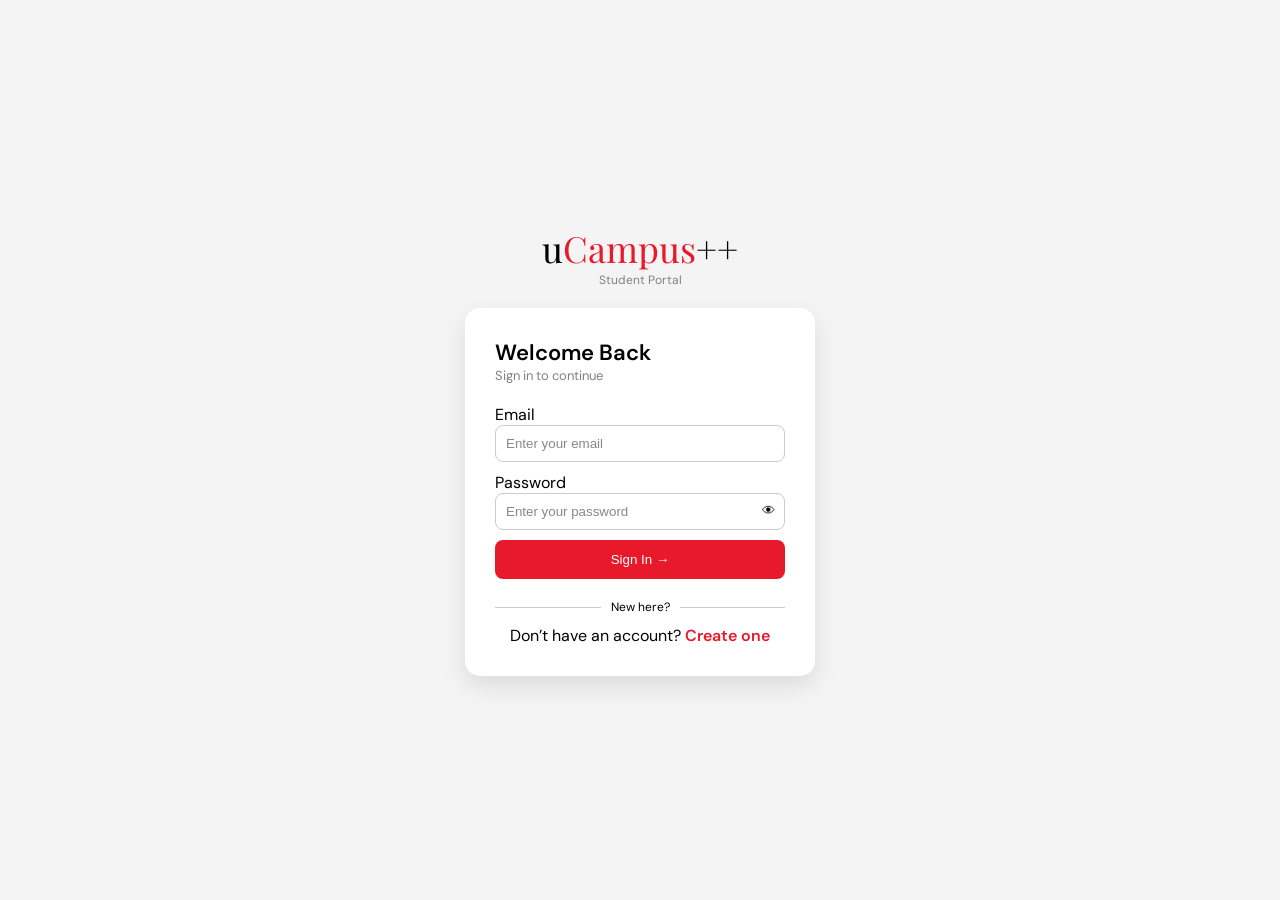
<file: index.html>
<!DOCTYPE html>
<html>

<head>
  <title>uCampus++ Login</title>

  <link rel="stylesheet" href="index.css">

  <link
    href="https://fonts.googleapis.com/css2?family=Playfair+Display:wght@700&family=DM+Sans:wght@300;400;500;600&display=swap"
    rel="stylesheet">
</head>

<body>

  <div class="page">

    <!-- HEADER -->
    <div class="header">
      <div class="header-logo">u<span>Campus</span>++</div>
      <div class="header-sub">Student Portal</div>
    </div>

    <!-- CARD -->
    <div class="login-card">
      <div class="card-accent"></div>

      <div class="card-title">Welcome Back</div>
      <div class="card-desc">Sign in to continue</div>

      <form onsubmit="handleLogin(event)">

        <!-- USERNAME -->
        <label class="field-label">Email</label>
        <div class="field-wrap">
          <input type="text" id="username" placeholder="Enter your email" required>
        </div>

        <!-- PASSWORD -->
        <label class="field-label">Password</label>
        <div class="pass-wrap">
          <input type="password" id="password" placeholder="Enter your password" required>
          <button type="button" class="eye-btn" onclick="togglePass('password', this)">👁</button>
        </div>

        <button type="submit" class="btn-main">Sign In →</button>
      </form>

      <!-- SIGNUP LINK -->
      <div class="divider">
        <div class="divider-line"></div>
        <span class="divider-text">New here?</span>
        <div class="divider-line"></div>
      </div>

      <div class="link-row">
        Don’t have an account? <a href="signup.html">Create one</a>
      </div>

    </div>

    <div class="toast" id="toast"></div>

  </div>
  <script src="index.js"></script>


</body>

</html>
</file>
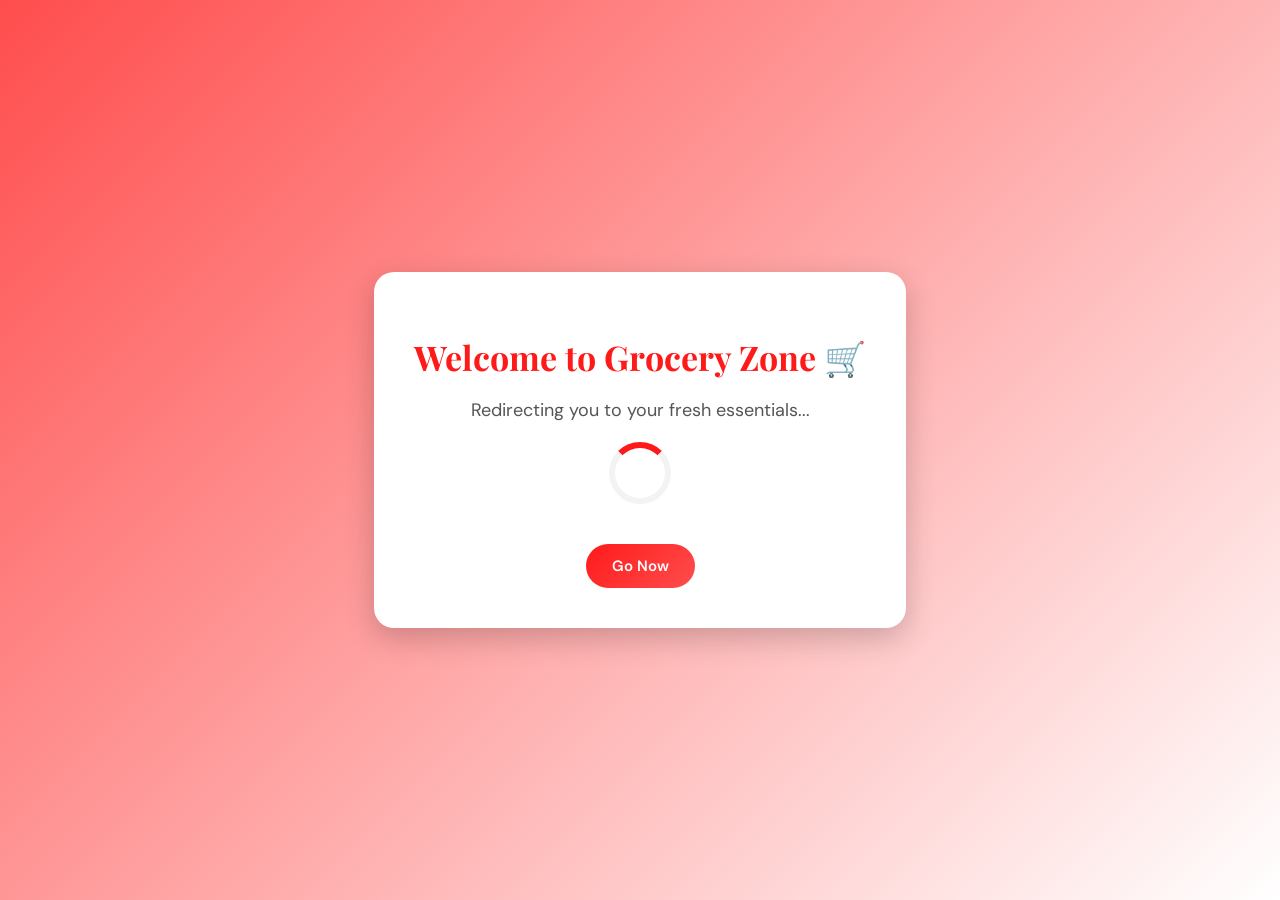
<file: ecommerce.html>
<!DOCTYPE html>
<html>

<head>
  <title>Welcome</title>
  <link rel="stylesheet" href="ecommerce.css">
  <link
    href="https://fonts.googleapis.com/css2?family=Playfair+Display:wght@700&family=DM+Sans:wght@300;400;500;600&display=swap"
    rel="stylesheet">
</head>

<body>

  <div class="container">
    <h1>Welcome to Grocery Zone 🛒</h1>
    <p>Redirecting you to your fresh essentials...</p>

    <div class="loader"></div>

    <button class="btn" onclick="goNow()">Go Now</button>
  </div>

  <script src="ecommerce.js">
  </script>

</body>

</html>
</file>
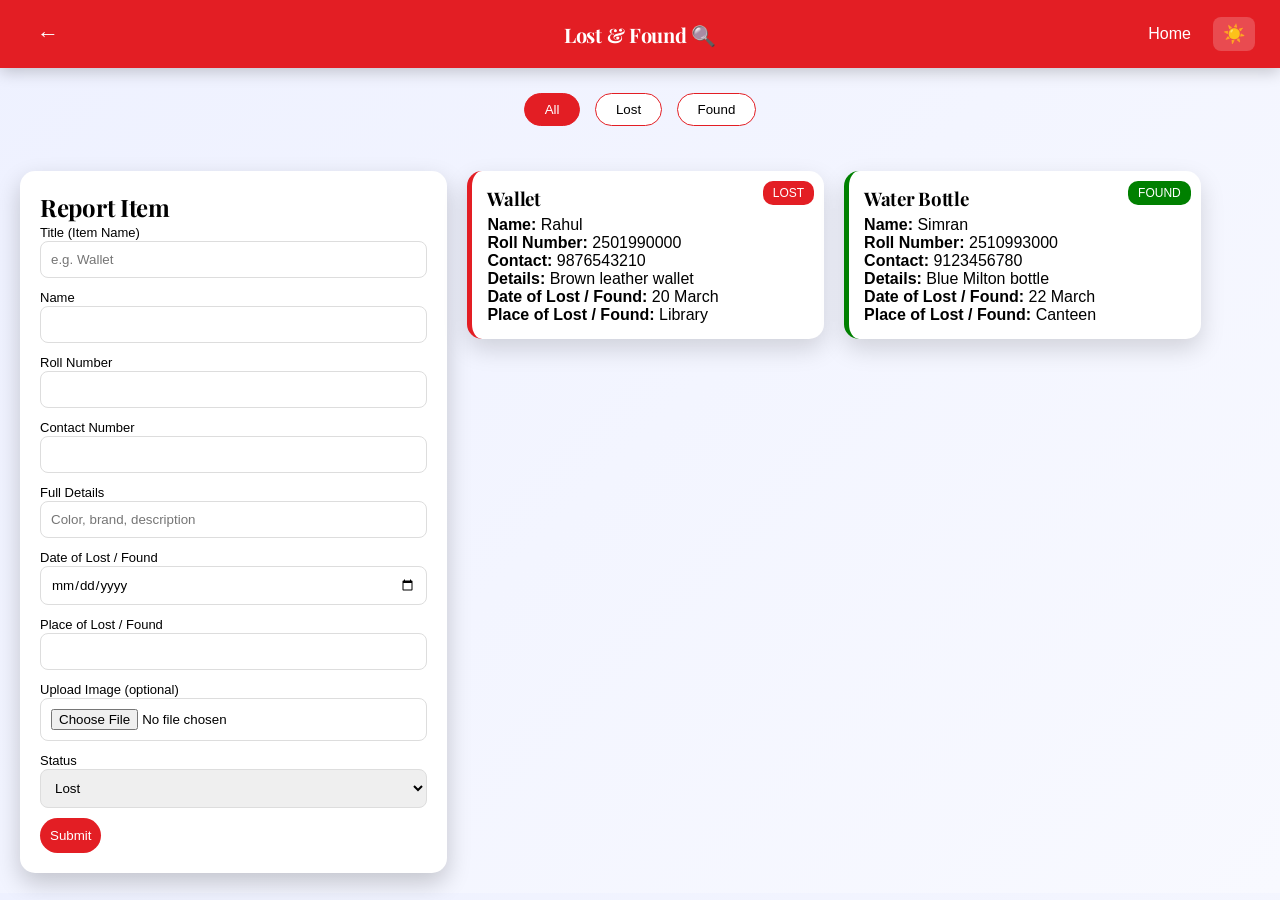
<file: lostfound.html>
<!doctype html>
<html>

<head>
  <title>uCampus++ Lost & Found</title>
  <link rel="stylesheet" href="lostfound.css" />
  <link
    href="https://fonts.googleapis.com/css2?family=Playfair+Display:wght@700&family=DM+Sans:wght@300;400;500;600&display=swap"
    rel="stylesheet">
</head>

<body>
  <!-- NAVBAR -->
  <div class="navbar">
    <a href="home.html" class="back-btn">←</a>

    <span class="nav-title">Lost & Found 🔍</span>

    <div class="right-group">
      <a href="home.html" class="home-btn">Home</a>
      <span class="toggle" onclick="toggleMode()" id="modeIcon">☀️</span>
    </div>
  </div>

  <div class="filters">
    <button onclick="filterItems('all', this)" class="active">All</button>
    <button onclick="filterItems('lost', this)">Lost</button>
    <button onclick="filterItems('found', this)">Found</button>
  </div>

  <div class="container">
    <!-- FORM -->
    <div class="form-section">
      <h2>Report Item</h2>

      <label>Title (Item Name)</label>
      <input type="text" id="title" placeholder="e.g. Wallet" />

      <label>Name</label>
      <input type="text" id="name" />

      <label>Roll Number</label>
      <input type="text" id="roll" />

      <label>Contact Number</label>
      <input type="text" id="contact" />

      <label>Full Details</label>
      <input type="text" id="details" placeholder="Color, brand, description" />

      <label>Date of Lost / Found </label>
      <input type="date" id="date" />

      <label>Place of Lost / Found</label>
      <input type="text" id="place" />

      <label>Upload Image (optional)</label>
      <input type="file" id="image" />

      <label>Status</label>
      <select id="type">
        <option value="lost">Lost</option>
        <option value="found">Found</option>
      </select>

      <button class="submit" onclick="addItem()">Submit</button>
    </div>

    <!-- LIST -->
    <div class="list-section" id="list">
      <!-- SAMPLE LOST -->
      <div class="card lost">
        <span class="status">LOST</span>

        <h3>Wallet</h3>

        <p><b>Name:</b> Rahul</p>
        <p><b>Roll Number:</b> 2501990000</p>
        <p><b>Contact:</b> 9876543210</p>
        <p><b>Details:</b> Brown leather wallet</p>
        <p><b>Date of Lost / Found:</b> 20 March</p>
        <p><b>Place of Lost / Found:</b> Library</p>
      </div>

      <!-- SAMPLE FOUND -->
      <div class="card found">
        <span class="status">FOUND</span>
        <h3>Water Bottle</h3>

        <p><b>Name:</b> Simran</p>
        <p><b>Roll Number:</b> 2510993000</p>
        <p><b>Contact:</b> 9123456780</p>
        <p><b>Details:</b> Blue Milton bottle</p>
        <p><b>Date of Lost / Found:</b> 22 March</p>
        <p><b>Place of Lost / Found:</b> Canteen</p>
      </div>
    </div>
  </div>

  <div class="success" id="successMsg"> Submitted Successfully!</div>

  <script src="lostfound.js"></script>
  <script src="theme.js"></script>
</body>

</html>
</file>
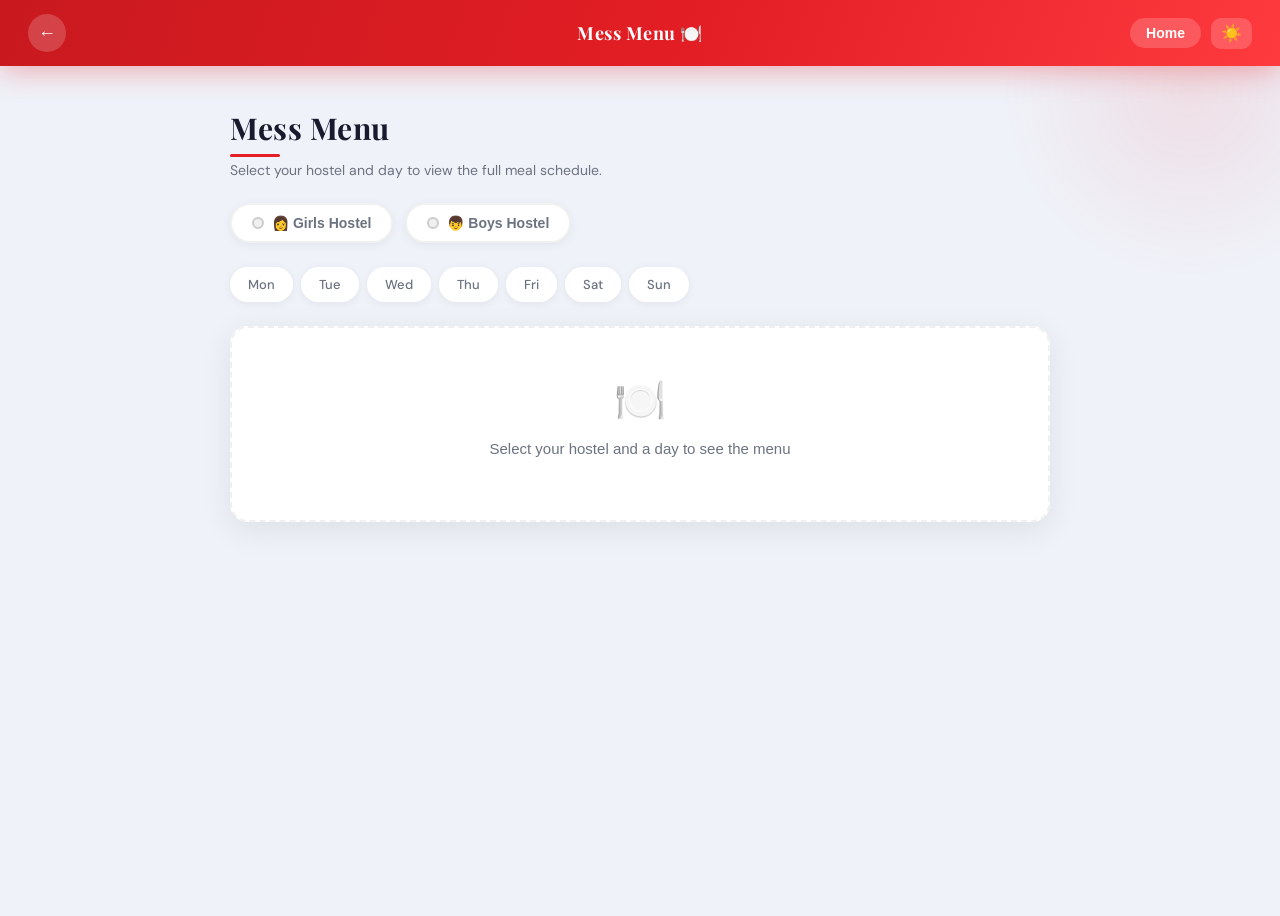
<file: mess.html>
<!doctype html>
<html>

<head>
  <title>uCampus++ Mess Menu</title>
  <link rel="preconnect" href="https://fonts.googleapis.com" />
  <link rel="preconnect" href="https://fonts.gstatic.com" crossorigin />
  <link
    href="https://fonts.googleapis.com/css2?family=Playfair+Display:wght@700&family=DM+Sans:wght@300;400;500;600&display=swap"
    rel="stylesheet">
  <link rel="stylesheet" href="mess.css" />
</head>

<body>

  <div class="navbar">
    <a href="home.html" class="back-btn">←</a>
    <span class="nav-title">Mess Menu 🍽️</span>
    <div class="right-group">
      <a href="home.html" class="home-btn">Home</a>
      <span class="toggle" onclick="toggleMode()" id="modeIcon">☀️</span>
    </div>
  </div>

  <div class="container">
    <div class="page-header">
      <h2>Mess Menu</h2>
      <p>Select your hostel and day to view the full meal schedule.</p>
    </div>

    <div class="hostel-select">
      <label class="hostel-pill" id="girlsPill" onclick="selectHostel('girls')">
        <input type="radio" name="hostel" />
        <span class="pill-dot"></span>
        👩 Girls Hostel
      </label>
      <label class="hostel-pill" id="boysPill" onclick="selectHostel('boys')">
        <input type="radio" name="hostel" />
        <span class="pill-dot"></span>
        👦 Boys Hostel
      </label>
    </div>

    <div class="days">
      <button onclick="showMenu('monday', this)">Mon</button>
      <button onclick="showMenu('tuesday', this)">Tue</button>
      <button onclick="showMenu('wednesday', this)">Wed</button>
      <button onclick="showMenu('thursday', this)">Thu</button>
      <button onclick="showMenu('friday', this)">Fri</button>
      <button onclick="showMenu('saturday', this)">Sat</button>
      <button onclick="showMenu('sunday', this)">Sun</button>
    </div>

    <div id="menuBox">
      <div class="menu-placeholder">
        <div class="emoji">🍽️</div>
        <p>Select your hostel and a day to see the menu</p>
      </div>
    </div>
  </div>
  <script src = "mess.js"></script>
  <script src = "theme.js"></script>
</body>

</html>
</file>
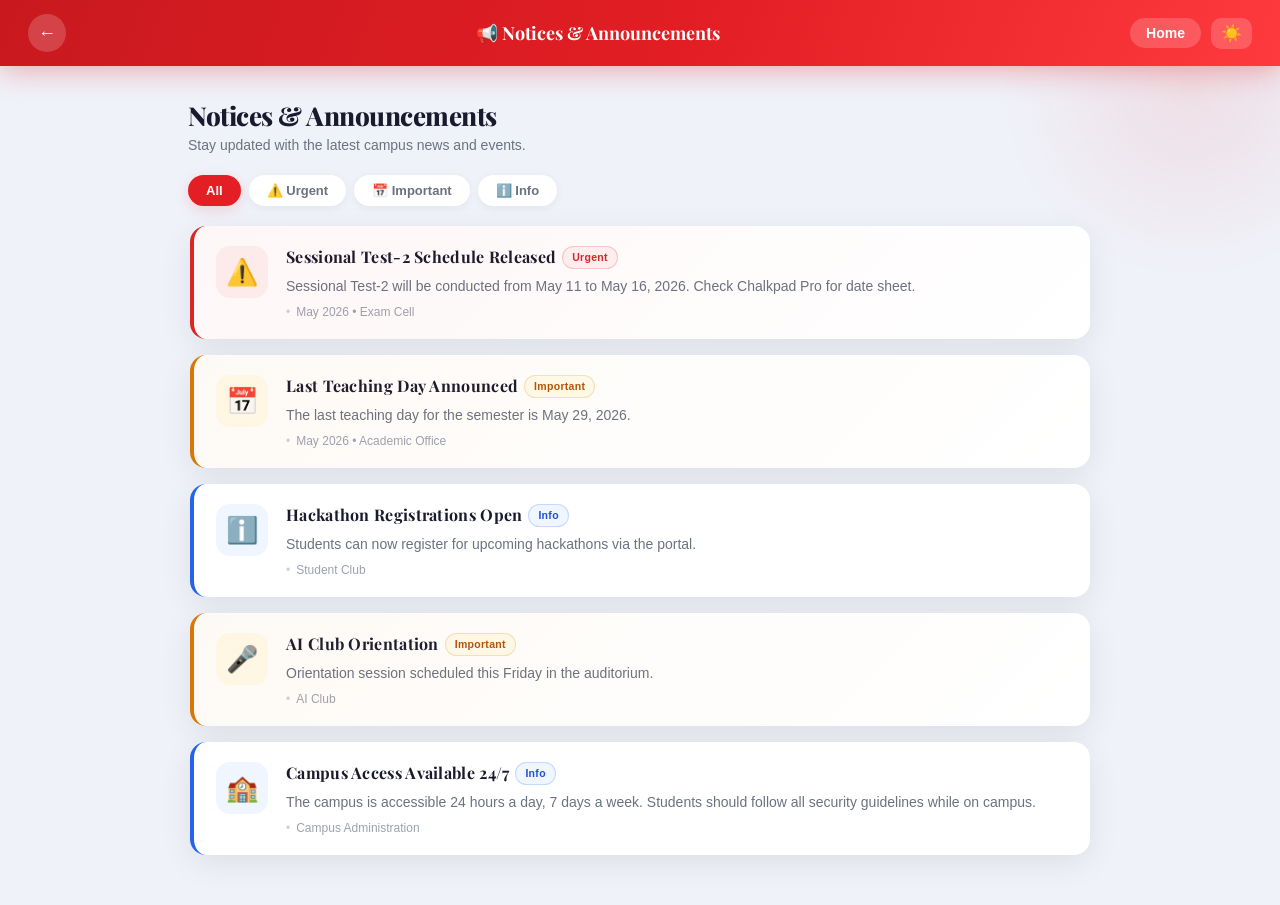
<file: notice.html>
<!doctype html>
<html lang="en">

<head>
  <meta charset="UTF-8" />
  <meta name="viewport" content="width=device-width, initial-scale=1.0" />
  <title>uCampus++ Notices</title>
  <link rel="preconnect" href="https://fonts.googleapis.com" />
  <link rel="preconnect" href="https://fonts.gstatic.com" crossorigin />
  <link
    href="https://fonts.googleapis.com/css2?family=Playfair+Display:wght@700&family=DM+Sans:wght@300;400;500;600&display=swap"
    rel="stylesheet">
  <link rel="stylesheet" href="notice.css" />

</head>

<body>
  <div class="navbar">
    <a href="home.html" class="back-btn">←</a>
    <span class="nav-title">📢 Notices & Announcements</span>
    <div class="right-group">
      <a href="home.html" class="home-btn">Home</a>
      <span class="toggle" onclick="toggleMode()" id="modeIcon">☀️</span>
    </div>
  </div>

  <div class="page-header">
    <h1>Notices &amp; Announcements</h1>
    <p>Stay updated with the latest campus news and events.</p>
  </div>

  <div class="filter-tabs">
    <button class="active" onclick="filterNotices('all', this)">All</button>
    <button onclick="filterNotices('urgent', this)">⚠️ Urgent</button>
    <button onclick="filterNotices('important', this)">📅 Important</button>
    <button onclick="filterNotices('info', this)">ℹ️ Info</button>
  </div>

  <section class="notices">
    <div class="notice-container" id="noticeContainer">

      <!-- NOTICE 1 -->
      <div class="notice-card urgent" data-type="urgent">
        <div class="notice-icon">⚠️</div>
        <div class="notice-content">
          <h3>Sessional Test-2 Schedule Released <span class="tag urgent-tag">Urgent</span></h3>
          <p>Sessional Test-2 will be conducted from May 11 to May 16, 2026. Check Chalkpad Pro for date sheet.</p>
          <span class="meta">May 2026 • Exam Cell</span>
        </div>
      </div>

      <!-- NOTICE 2 -->
      <div class="notice-card important" data-type="important">
        <div class="notice-icon">📅</div>
        <div class="notice-content">
          <h3>Last Teaching Day Announced <span class="tag important-tag">Important</span></h3>
          <p>The last teaching day for the semester is May 29, 2026.</p>
          <span class="meta">May 2026 • Academic Office</span>
        </div>
      </div>

      <!-- NOTICE 3 -->
      <div class="notice-card info" data-type="info">
        <div class="notice-icon">ℹ️</div>
        <div class="notice-content">
          <h3>Hackathon Registrations Open <span class="tag info-tag">Info</span></h3>
          <p>Students can now register for upcoming hackathons via the portal.</p>
          <span class="meta">Student Club</span>
        </div>
      </div>

      <!-- NOTICE 4 -->
      <div class="notice-card important" data-type="important">
        <div class="notice-icon">🎤</div>
        <div class="notice-content">
          <h3>AI Club Orientation <span class="tag important-tag">Important</span></h3>
          <p>Orientation session scheduled this Friday in the auditorium.</p>
          <span class="meta">AI Club</span>
        </div>
      </div>

      <!-- NOTICE 5 -->
      <div class="notice-card info" data-type="info">
        <div class="notice-icon">🏫</div>
        <div class="notice-content">
          <h3>Campus Access Available 24/7 <span class="tag info-tag">Info</span></h3>
          <p>The campus is accessible 24 hours a day, 7 days a week. Students should follow all security guidelines
            while on campus.</p>
          <span class="meta">Campus Administration</span>
        </div>
      </div>

    </div>
  </section>
  <script src="notice.js"></script>
  <script src="theme.js"></script>
</body>

</html>
</file>
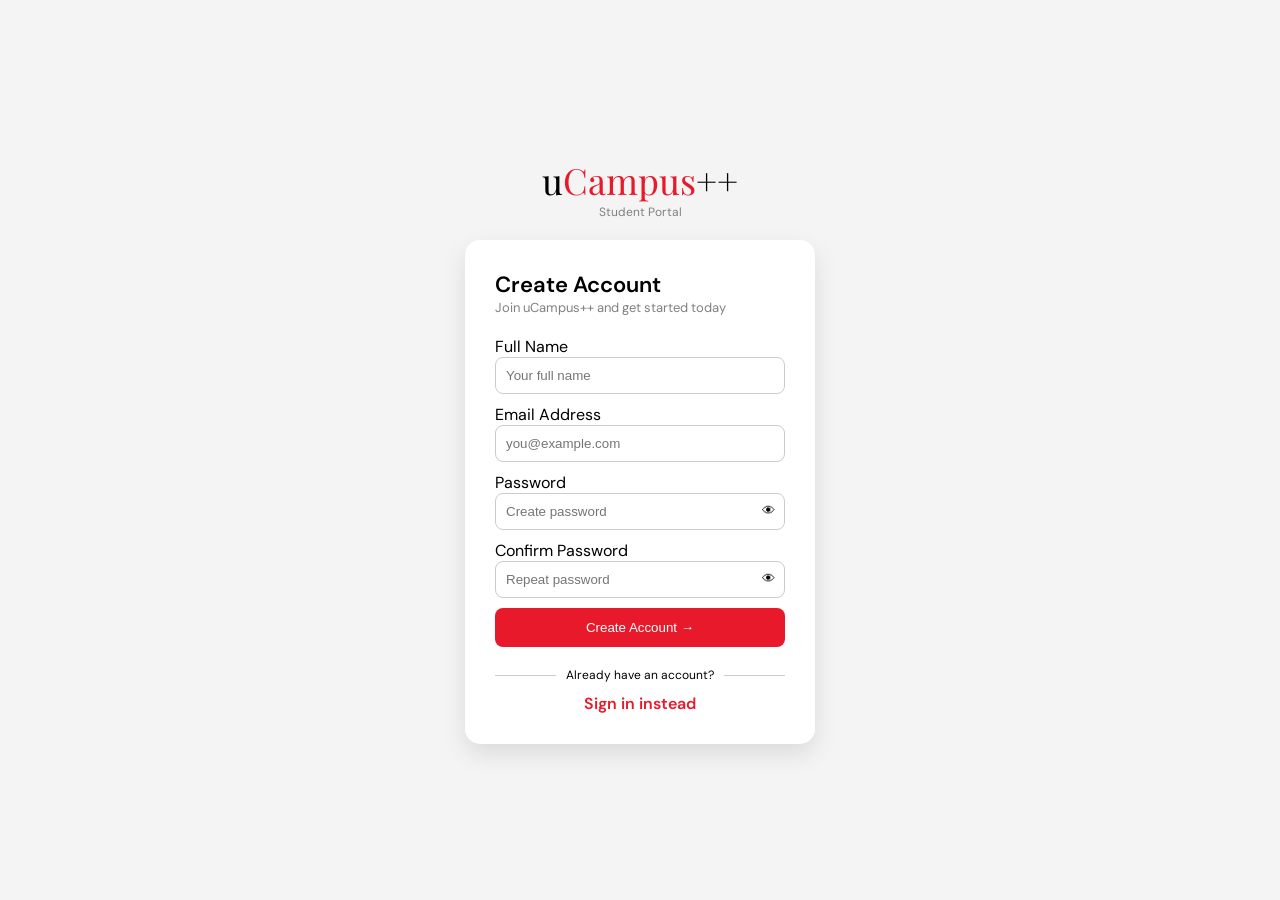
<file: signup.html>
<!doctype html>
<html>

<head>
  <title>uCampus++ Sign Up</title>

  <!-- CSS LINK -->
  <link rel="stylesheet" href="signup.css" />

  <!-- FONTS -->
  <link
    href="https://fonts.googleapis.com/css2?family=Playfair+Display:wght@700&family=DM+Sans:wght@300;400;500;600&display=swap"
    rel="stylesheet" />
</head>

<body>
  <div class="page">
    <div class="bg-grid"></div>

    <!-- HEADER -->
    <div class="header">
      <div class="header-logo">u<span>Campus</span>++</div>
      <div class="header-sub">Student Portal</div>
    </div>

    <!-- CARD -->
    <div class="signup-card">
      <div class="card-accent"></div>
      <div class="card-title">Create Account</div>
      <div class="card-desc">Join uCampus++ and get started today</div>

      <form onsubmit="handleSignup(event)">
        <!-- NAME -->
        <label class="field-label">Full Name</label>
        <div class="field-wrap">
          <input type="text" id="name" placeholder="Your full name" required />
        </div>

        <!-- EMAIL -->
        <label class="field-label">Email Address</label>
        <div class="field-wrap">
          <input type="email" id="email" placeholder="you@example.com" required />
        </div>

        <!-- PASSWORD -->
        <label class="field-label">Password</label>
        <div class="pass-wrap">
          <input type="password" id="password" placeholder="Create password" required
            oninput="checkStrength(this.value)" />
          <button type="button" class="eye-btn" onclick="togglePass('password', this)">
            👁
          </button>
        </div>

        <!-- STRENGTH -->
        <div class="strength-bar">
          <div class="strength-seg" id="s1"></div>
          <div class="strength-seg" id="s2"></div>
          <div class="strength-seg" id="s3"></div>
          <div class="strength-seg" id="s4"></div>
        </div>
        <div class="strength-label" id="strength-label"></div>

        <!-- CONFIRM -->
        <label class="field-label">Confirm Password</label>
        <div class="pass-wrap">
          <input type="password" id="confirm" placeholder="Repeat password" required />
          <button type="button" class="eye-btn" onclick="togglePass('confirm', this)">
            👁
          </button>
        </div>

        <button type="submit" class="btn-signup">Create Account →</button>
      </form>

      <!-- LOGIN LINK -->
      <div class="divider">
        <div class="divider-line"></div>
        <span class="divider-text">Already have an account?</span>
        <div class="divider-line"></div>
      </div>

      <div class="login-row">
        <a href="index.html">Sign in instead</a>
      </div>
    </div>

    <div class="toast" id="toast"></div>
  </div>
  <scripy src="signup.js"></scripy>
  <script src="theme.js"></script>
</body>

</html>
</file>
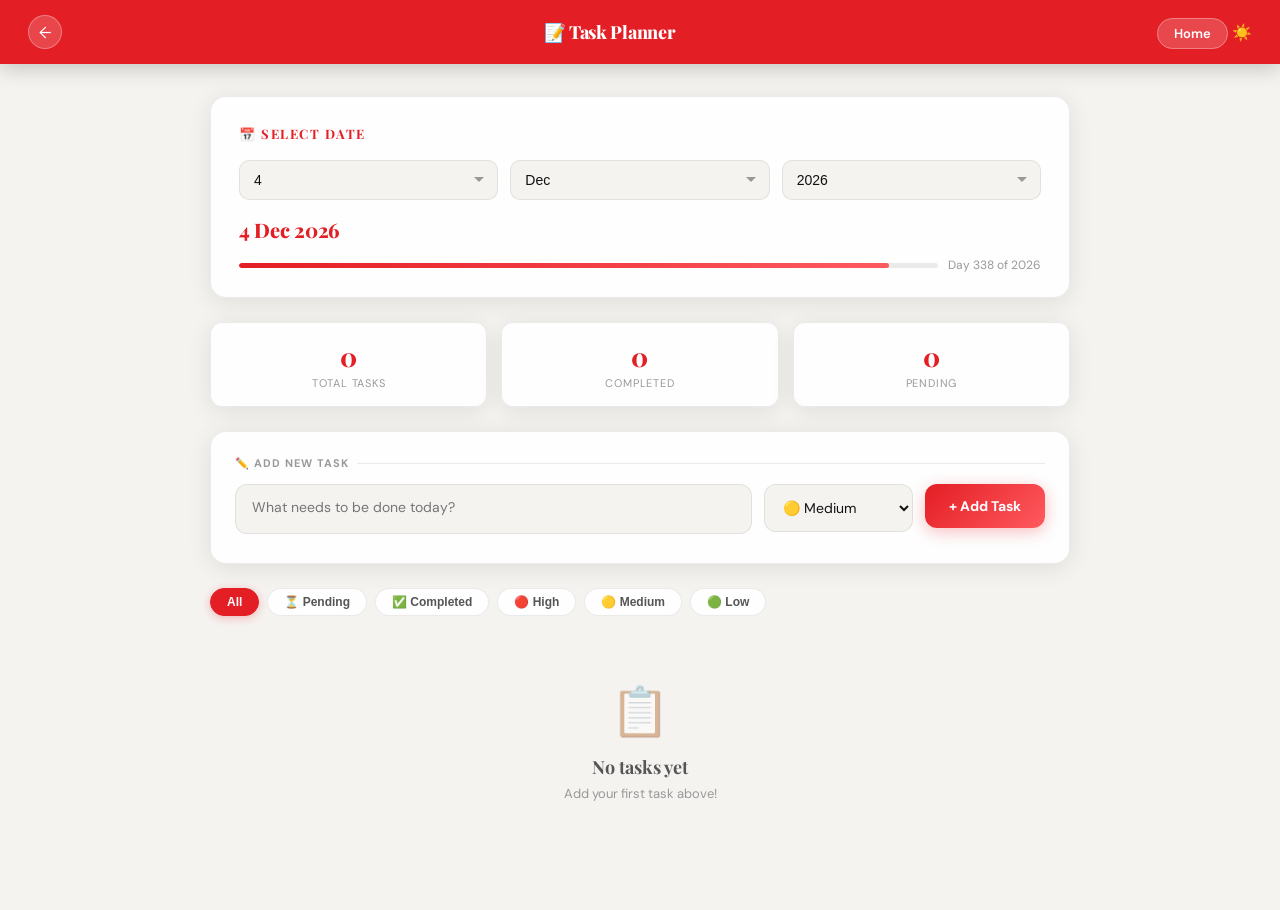
<file: taskplanner.html>
<!doctype html>
<html lang="en">

<head>
  <title>Task Planner – uCampus++</title>
  <meta name="viewport" content="width=device-width, initial-scale=1.0" />
  <link
    href="https://fonts.googleapis.com/css2?family=Playfair+Display:wght@700&family=DM+Sans:wght@300;400;500;600&display=swap"
    rel="stylesheet">
  <link href="https://fonts.googleapis.com/css2?family=Poppins:wght@300;400;500;600;700&display=swap" rel="stylesheet">
  <link rel="stylesheet" href="taskplanner.css">

</head>

<body>
  <!-- NAVBAR -->
  <div class="navbar">
    <a href="home.html" class="back-btn">←</a>
    <span class="nav-title">📝 Task Planner</span>
    <div class="right-group">
      <a href="home.html" class="home-btn">Home</a>
      <span class="toggle" onclick="toggleMode()" id="modeIcon">☀️</span>
    </div>
  </div>

  <div class="page">

    <!-- DATE CARD -->
    <div class="date-card">
      <div class="date-card-title">📅 Select Date</div>
      <div class="selectors">
        <select id="day"></select>
        <select id="month"></select>
        <select id="year"></select>
      </div>
      <div id="selectedDateText">Select a date above</div>
      <div class="date-progress">
        <div class="progress-track">
          <div class="progress-fill" id="yearProgress" style="width:0%"></div>
        </div>
        <span class="progress-text" id="yearProgressText"></span>
      </div>
    </div>

    <!-- STATS -->
    <div class="stats-row">
      <div class="stat-mini">
        <div class="stat-mini-val" id="statTotal">0</div>
        <div class="stat-mini-label">Total Tasks</div>
      </div>
      <div class="stat-mini">
        <div class="stat-mini-val" id="statDone">0</div>
        <div class="stat-mini-label">Completed</div>
      </div>
      <div class="stat-mini">
        <div class="stat-mini-val" id="statPending">0</div>
        <div class="stat-mini-label">Pending</div>
      </div>
    </div>

    <!-- ADD TASK -->
    <div class="input-card">
      <div class="task-group-label" style="margin-bottom:14px">✏️ Add New Task</div>
      <div class="input-row">
        <div class="input-wrap">
          <textarea class="task-input" id="taskInput" placeholder="What needs to be done today?"></textarea>
        </div>
        <select class="priority-select" id="prioritySelect">
          <option value="high">🔴 High Priority</option>
          <option value="medium" selected>🟡 Medium</option>
          <option value="low">🟢 Low Priority</option>
        </select>
        <button class="add-btn" onclick="addTask()">+ Add Task</button>
      </div>
    </div>

    <!-- FILTER -->
    <div class="filter-row">
      <button class="filter-chip active" onclick="setFilter('all',this)">All</button>
      <button class="filter-chip" onclick="setFilter('pending',this)">⏳ Pending</button>
      <button class="filter-chip" onclick="setFilter('done',this)">✅ Completed</button>
      <button class="filter-chip" onclick="setFilter('high',this)">🔴 High</button>
      <button class="filter-chip" onclick="setFilter('medium',this)">🟡 Medium</button>
      <button class="filter-chip" onclick="setFilter('low',this)">🟢 Low</button>
    </div>

    <!-- TASK LIST -->
    <div id="taskList"></div>

  </div>

  <script src="taskplanner.js"></script>
  <script src="theme.js"></script>
</body>

</html>
</file>
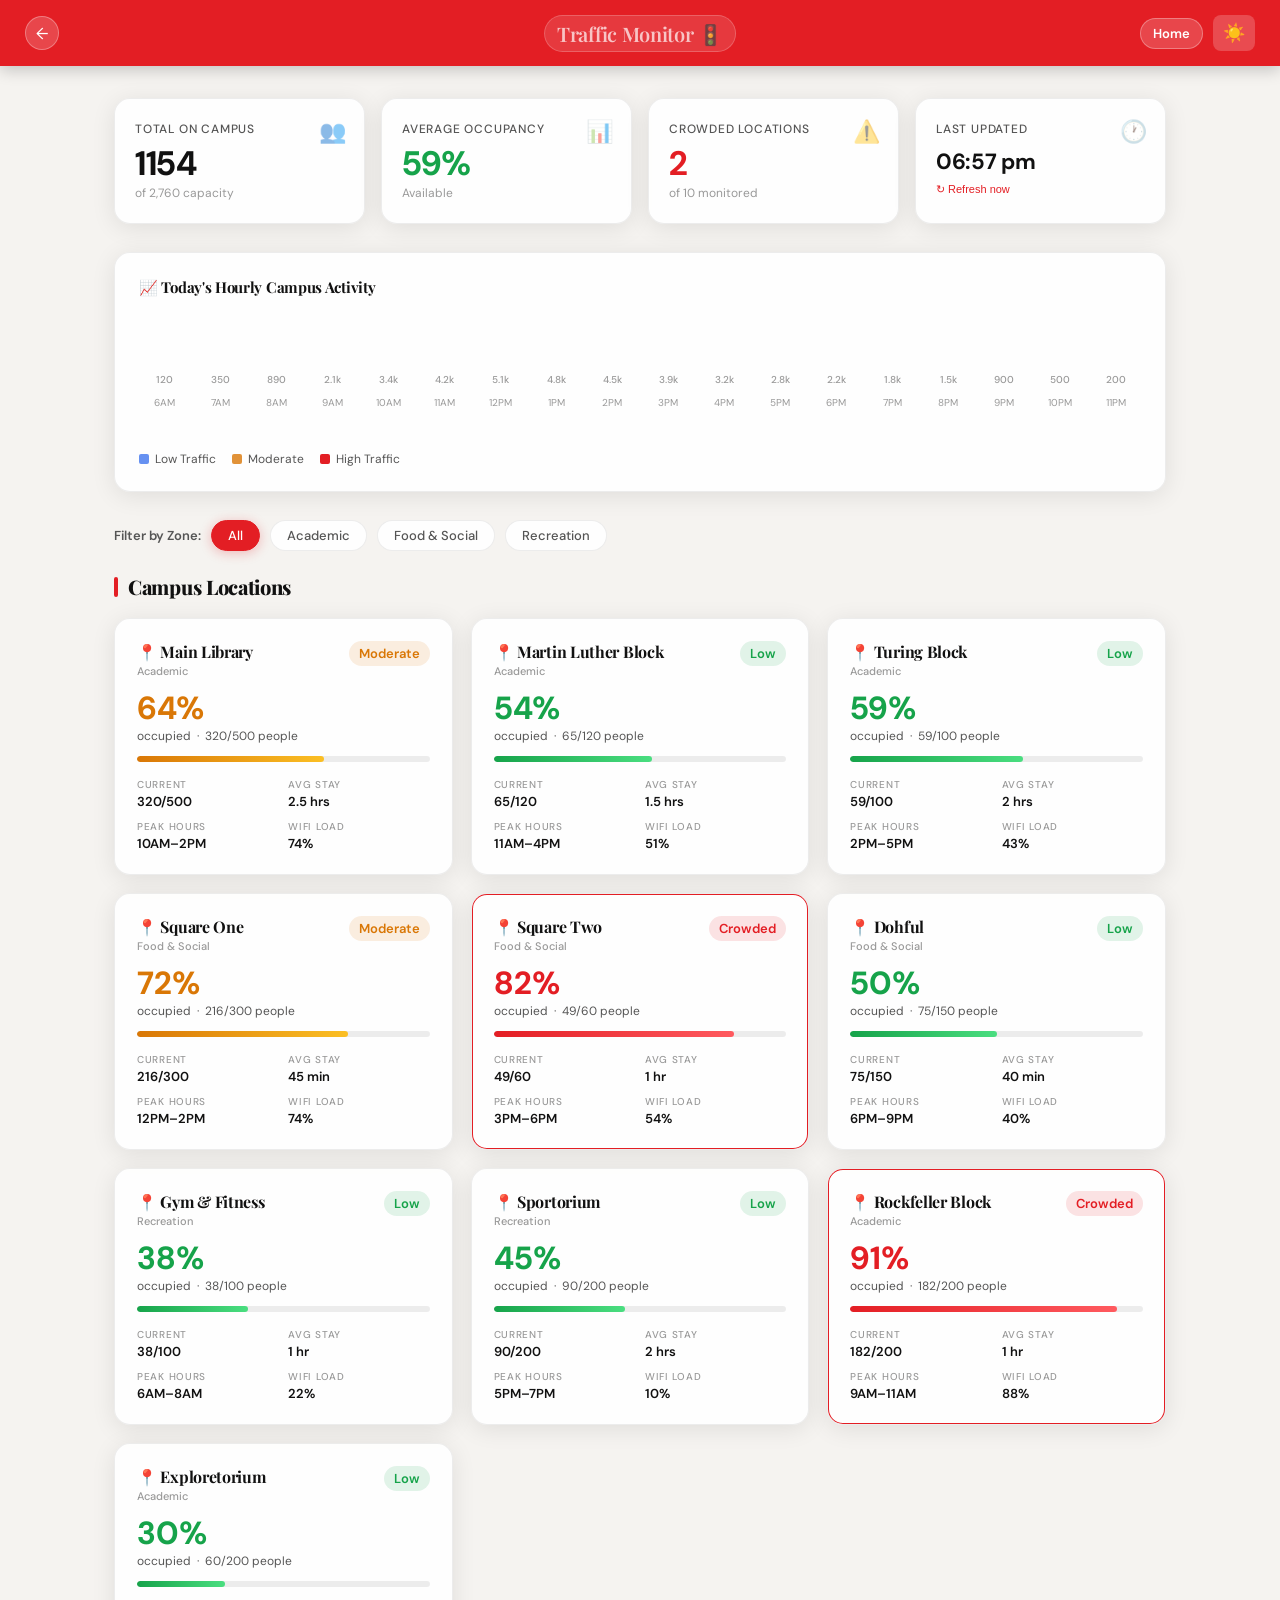
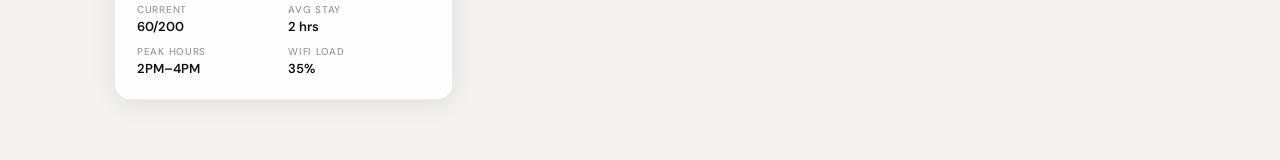
<file: traffic.html>
<!doctype html>
<html lang="en">

<head>
  <title>Traffic Monitor – uCampus++</title>
  <meta name="viewport" content="width=device-width, initial-scale=1.0" />
  <link
    href="https://fonts.googleapis.com/css2?family=Playfair+Display:wght@700&family=DM+Sans:wght@300;400;500;600&display=swap"
    rel="stylesheet">
  <link rel="stylesheet" href="traffic.css">
</head>

<body>


  <div class="navbar">
    <a href="home.html" class="back-btn">←</a>
    <span class="nav-title">Traffic Monitor 🚦</span>
    <div class="right-group">
      <a href="home.html" class="home-btn">Home</a>
      <span class="toggle" onclick="toggleMode()" id="modeIcon">☀️</span>
    </div>
  </div>



  <div class="page">

    <!-- STAT CARDS -->
    <div class="stat-row">
      <div class="stat-card fade-up">
        <div class="stat-icon">👥</div>
        <div class="stat-label">Total On Campus</div>
        <div class="stat-value" id="totalCount">0</div>
        <div class="stat-sub">of 2,760 capacity</div>
      </div>
      <div class="stat-card fade-up delay-1">
        <div class="stat-icon">📊</div>
        <div class="stat-label">Average Occupancy</div>
        <div class="stat-value green" id="avgOcc">0%</div>
        <div class="stat-sub">Available</div>
      </div>
      <div class="stat-card fade-up delay-2">
        <div class="stat-icon">⚠️</div>
        <div class="stat-label">Crowded Locations</div>
        <div class="stat-value red" id="crowdedCount">0</div>
        <div class="stat-sub">of 10 monitored</div>
      </div>
      <div class="stat-card fade-up delay-3">
        <div class="stat-icon">🕐</div>
        <div class="stat-label">Last Updated</div>
        <div class="stat-value" style="font-size:22px;padding-top:4px" id="lastUpdated">--:--</div>
        <button class="refresh-link" onclick="refreshData()">↻ Refresh now</button>
      </div>
    </div>

    <!-- HOURLY CHART -->
    <div class="chart-section fade-up delay-1">
      <div class="chart-title">📈 Today's Hourly Campus Activity</div>
      <div class="chart-wrap" id="chartWrap"></div>
      <div class="chart-legend">
        <div class="legend-item">
          <div class="legend-dot low"></div>Low Traffic
        </div>
        <div class="legend-item">
          <div class="legend-dot mod"></div>Moderate
        </div>
        <div class="legend-item">
          <div class="legend-dot high"></div>High Traffic
        </div>
      </div>
    </div>

    <!-- ZONE FILTER -->
    <div class="filter-bar fade-up">
      <span class="filter-label">Filter by Zone:</span>
      <button class="filter-btn active" onclick="filterZone('all',this)">All</button>
      <button class="filter-btn" onclick="filterZone('academic',this)">Academic</button>
      <button class="filter-btn" onclick="filterZone('food',this)">Food & Social</button>
      <button class="filter-btn" onclick="filterZone('recreation',this)">Recreation</button>

    </div>

    <!-- LOCATIONS GRID -->
    <div class="section-title fade-up"><span></span> Campus Locations</div>
    <div class="loc-grid" id="locGrid"></div>

  </div>
  <script src = "traffic.js"></script>
  <script src = "theme.js"></script>
</body>

</html>
</file>
<file: index.css>
* {
  margin: 0;
  padding: 0;
  box-sizing: border-box;
}

body {
  font-family: 'DM Sans', sans-serif;
  background: #f4f4f4;
}

/* PAGE */
.page {
  min-height: 100vh;
  display: flex;
  flex-direction: column;
  align-items: center;
  justify-content: center;
}

/* HEADER */
.header {
  text-align: center;
  margin-bottom: 20px;
}

.header-logo {
  font-family: 'Playfair Display', serif;
  font-size: 36px;
  color: black;
}

.header-logo span {
  color: #E8192A;
}

.header-sub {
  font-size: 12px;
  color: gray;
}

/* CARD */
.login-card {
  background: white;
  padding: 30px;
  width: 350px;
  border-radius: 15px;
  box-shadow: 0 10px 25px rgba(0, 0, 0, 0.1);
}

/* TEXT */
.card-title {
  font-size: 22px;
  font-weight: 600;
  color: black;
}

.card-desc {
  font-size: 13px;
  color: gray;
  margin-bottom: 20px;
}

/* INPUT */
input {
  width: 100%;
  padding: 10px;
  border: 1px solid #ccc;
  border-radius: 8px;
  margin-bottom: 10px;

  background: white;
  /* ✅ fixed */
  color: black;
  /* ✅ visible */
}

input::placeholder {
  color: #888;
}

/* PASSWORD */
.pass-wrap {
  position: relative;
}

.eye-btn {
  position: absolute;
  right: 10px;
  top: 10px;
  background: none;
  border: none;
  cursor: pointer;
}

/* BUTTON */
.btn-main {
  width: 100%;
  padding: 12px;
  background: #E8192A;
  color: white;
  border: none;
  border-radius: 8px;
  cursor: pointer;
}

/* LINKS */
.link-row {
  text-align: center;
  margin-top: 10px;
}

.link-row a {
  color: #E8192A;
  text-decoration: none;
  font-weight: 600;
}

/* DIVIDER */
.divider {
  display: flex;
  align-items: center;
  margin-top: 20px;
}

.divider-line {
  flex: 1;
  height: 1px;
  background: #ccc;
}

.divider-text {
  margin: 0 10px;
  font-size: 12px;
}

/* TOAST */
.toast {
  position: fixed;
  bottom: 20px;
  left: 50%;
  transform: translateX(-50%);
  background: white;
  padding: 10px 20px;
  border-radius: 20px;
  border: 1px solid #ccc;
  opacity: 0;
  transition: 0.3s;
}

.toast.show {
  opacity: 1;
}
</file>
<file: ecommerce.css>
body {
  margin: 0;
  padding: 0;
  font-family: 'DM Sans', sans-serif;
  background: linear-gradient(135deg, #ff4d4d, #ffffff);
  height: 100vh;
  display: flex;
  justify-content: center;
  align-items: center;
}

.container {
  text-align: center;
  background: white;
  padding: 40px;
  border-radius: 20px;
  box-shadow: 0 10px 30px rgba(0, 0, 0, 0.2);
  animation: fadeIn 1.5s ease-in-out;
}

h1 {
  color: #ff1a1a;
  font-size: 32px;
  margin-bottom: 10px;
}

p {
  color: #555;
  font-size: 18px;
}

.loader {
  margin: 20px auto;
  border: 6px solid #f3f3f3;
  border-top: 6px solid #ff1a1a;
  border-radius: 50%;
  width: 50px;
  height: 50px;
  animation: spin 1s linear infinite;
}

@keyframes spin {
  0% {
    transform: rotate(0deg);
  }

  100% {
    transform: rotate(360deg);
  }
}

@keyframes fadeIn {
  from {
    opacity: 0;
    transform: translateY(20px);
  }

  to {
    opacity: 1;
    transform: translateY(0);
  }
}

.btn {
  margin-top: 20px;
  padding: 10px 20px;
  background: #ff1a1a;
  color: white;
  border: none;
  border-radius: 10px;
  cursor: pointer;
  font-size: 16px;
  transition: 0.3s;
}

.btn:hover {
  background: #cc0000;
}

h1 {
  font-family: 'Playfair Display', serif;
  color: #ff1a1a;
  font-size: 34px;
  margin-bottom: 10px;
}

.btn {
  margin-top: 20px;
  padding: 12px 26px;
  background: linear-gradient(135deg, #ff1a1a, #ff4d4d);
  color: white;
  border: none;
  border-radius: 30px;
  cursor: pointer;
  font-size: 15px;
  font-weight: 600;
  transition: 0.3s;
  font-family: 'DM Sans', sans-serif;
}

.btn:hover {
  transform: scale(1.05);
  background: linear-gradient(135deg, #cc0000, #ff1a1a);
}
</file>
<file: lostfound.css>
* {
  margin: 0;
  padding: 0;
  box-sizing: border-box;
  font-family: "Poppins", sans-serif;
}

body {
  background: linear-gradient(135deg, #eef1ff, #f8f9ff);
}

/* NAVBAR */
.navbar {
  display: flex;
  justify-content: space-between;
  align-items: center;
  background: #e31e24;
  color: white;
  padding: 15px 20px;
}

.navbar button,
.navbar a {
  background: transparent;
  color: white;
  border: none;
  padding: 6px 12px;
  border-radius: 20px;
  text-decoration: none;
  cursor: pointer;
  transition: 0.3s;
}

/* FILTER */
.filters {
  text-align: center;
  margin: 20px;
}

.filters button {
  padding: 8px 20px;
  margin: 5px;
  border-radius: 20px;
  border: 1px solid #e31e24;
  background: white;
  cursor: pointer;
}

.filters .active {
  background: #e31e24;
  color: white;
}

/* LAYOUT */
.container {
  display: flex;
  gap: 20px;
  padding: 20px;
}

/* FORM */
.form-section {
  width: 35%;
  background: white;
  padding: 20px;
  border-radius: 15px;
  box-shadow: 0 10px 25px rgba(0, 0, 0, 0.2);
}

label {
  font-size: 13px;
}

input,
select {
  width: 100%;
  padding: 10px;
  margin-bottom: 10px;
  border-radius: 8px;
  border: 1px solid #ddd;
}

.submit {
  background: #e31e24;
  color: white;
  padding: 10px;
  border: none;
  border-radius: 20px;
  cursor: pointer;
}

/* LIST */
.list-section {
  width: 65%;
  display: flex;
  flex-wrap: wrap;
  gap: 20px;
  align-items: flex-start;
}

/* CARD */
.card {
  width: 45%;
  background: white;
  padding: 15px;
  border-radius: 15px;
  box-shadow: 0 10px 25px rgba(0, 0, 0, 0.15);
  position: relative;
}

.card h3 {
  margin-bottom: 5px;
}

/* IMAGE */
.item-img {
  width: 100%;
  height: 150px;
  object-fit: cover;
  border-radius: 10px;
  margin-bottom: 10px;
}

/* STATUS */
.status {
  position: absolute;
  top: 10px;
  right: 10px;
  color: white;
  padding: 5px 10px;
  border-radius: 10px;
  font-size: 12px;
}

.lost {
  border-left: 5px solid #e31e24;
}

.found {
  border-left: 5px solid green;
}

.lost .status {
  background: #e31e24;
}

.found .status {
  background: green;
}

/* SUCCESS */
.success {
  position: fixed;
  top: 20px;
  right: 20px;
  background: green;
  color: white;
  padding: 10px 20px;
  border-radius: 10px;
  display: none;
}

/* RESPONSIVE */
@media (max-width: 768px) {
  .container {
    flex-direction: column;
  }

  .form-section,
  .list-section {
    width: 100%;
  }

  .card {
    width: 100%;
  }
}

/* NAVBAR UPGRADE */

.navbar {
  display: flex;
  justify-content: space-between;
  align-items: center;
  background: #e31e24;
  color: white;
  padding: 15px 25px;
  position: sticky;
  top: 0;
  z-index: 1000;
  box-shadow: 0 4px 15px rgba(0, 0, 0, 0.2);
}

/* BACK BUTTON */
.back-btn {
  font-size: 22px;
  text-decoration: none;
  color: white;
  padding: 6px 12px;
  border-radius: 50%;
  transition: 0.3s;
}

.back-btn:hover {
  background: white;
  color: #e31e24;
}

/* CENTER TITLE */
.nav-title {
  position: absolute;
  left: 50%;
  transform: translateX(-50%);
  font-size: 20px;
  font-weight: 600;
}

/* RIGHT GROUP */
.right-group {
  display: flex;
  align-items: center;
  gap: 10px;
}

/* HOME BUTTON */
.home-btn {
  text-decoration: none;
  color: white;
  padding: 6px 14px;
  border-radius: 20px;
  transition: 0.3s;
}

.home-btn:hover {
  background: white;
  color: #e31e24;
}

.navbar button:hover,
.navbar a:hover {
  background: white;
  color: #e31e24;
  transform: scale(1.05);
}

/* TOGGLE */
.toggle {
  cursor: pointer;
  font-size: 18px;
  padding: 6px 10px;
  border-radius: 8px;
  background: rgba(255, 255, 255, 0.2);
  transition: 0.3s;
}

.toggle:hover {
  background: white;
  color: #e31e24;
}

/* DARK MODE */

body.dark {
  background: #121212;
  color: white;
}

body.dark .navbar {
  background: #111;
}

body.dark .form-section,
body.dark .card {
  background: #1e1e1e;
  color: white;
}

body.dark input,
body.dark select {
  background: #2a2a2a;
  color: white;
  border: 1px solid #444;
}

body.dark .filters button {
  background: #1e1e1e;
  color: white;
  border: 1px solid #555;
}

body.dark .filters .active {
  background: #e31e24;
}

.right-group {
  display: flex;
  align-items: center;
  gap: 10px;
}

.toggle {
  cursor: pointer;
  font-size: 18px;
  padding: 6px 10px;
  border-radius: 8px;
  background: rgba(255, 255, 255, 0.2);
  transition: 0.3s;
}

.toggle:hover {
  background: white;
  color: #e31e24;
}

.nav-title {
  position: absolute;
  left: 50%;
  transform: translateX(-50%);
  font-size: 20px;
  font-weight: 600;
}

/* 🔥 FINAL FONT SYSTEM */

body {
  font-family: 'DM Sans', sans-serif !important;
}

.nav-title,
h1,
h2,
h3,
.card h3 {
  font-family: 'Playfair Display', serif !important;
  font-weight: 700;
  letter-spacing: -0.3px;
}
</file>
<file: mess.css>
:root {
  --red: #e31e24;
  --red-glow: rgba(227, 30, 36, 0.18);
  --bg: #f0f2f9;
  --surface: #ffffff;
  --text: #1a1a2e;
  --sub: #6b7280;
  --border: rgba(0, 0, 0, 0.06);
  --shadow: 0 8px 32px rgba(0, 0, 0, 0.08);
  --radius: 18px;
  --transition: 0.32s cubic-bezier(0.4, 0, 0.2, 1);
}

* {
  font-family: 'Plus Jakarta Sans', sans-serif;
  box-sizing: border-box;
}

body {
  background: var(--bg);
  min-height: 100vh;
}

body::before {
  content: '';
  position: fixed;
  top: -100px;
  right: -100px;
  width: 380px;
  height: 380px;
  background: radial-gradient(circle, rgba(227, 30, 36, 0.09) 0%, transparent 70%);
  pointer-events: none;
  z-index: 0;
}

/* ── NAVBAR ── */
.navbar {
  position: fixed;
  top: 0;
  left: 0;
  width: 100%;
  display: flex;
  justify-content: space-between;
  align-items: center;
  padding: 14px 28px;
  background: linear-gradient(110deg, #c8191f 0%, #e31e24 55%, #ff3a3f 100%);
  color: white;
  font-weight: bold;
  box-shadow: 0 4px 30px rgba(227, 30, 36, 0.35);
  z-index: 1000;
}

.back-btn {
  width: 38px;
  height: 38px;
  display: inline-flex;
  align-items: center;
  justify-content: center;
  border-radius: 50%;
  background: rgba(255, 255, 255, 0.18);
  font-size: 18px;
  text-decoration: none;
  color: white;
  transition: var(--transition);
}

.back-btn:hover {
  background: white;
  color: var(--red);
  transform: scale(1.12);
}

.nav-title {
  font-size: 18px;
  font-weight: 700;
  position: absolute;
  left: 50%;
  transform: translateX(-50%);
}

.right-group {
  display: flex;
  align-items: center;
  gap: 10px;
}

.home-btn {
  color: white;
  text-decoration: none;
  padding: 7px 16px;
  border-radius: 30px;
  background: rgba(255, 255, 255, 0.18);
  font-weight: 600;
  font-size: 14px;
  transition: var(--transition);
}

.home-btn:hover {
  background: white;
  color: var(--red);
}

.toggle {
  cursor: pointer;
  font-size: 17px;
  padding: 7px 10px;
  border-radius: 10px;
  background: rgba(255, 255, 255, 0.18);
  transition: var(--transition);
  line-height: 1;
}

.toggle:hover {
  background: white;
}

/* ── CONTAINER ── */
.container {
  width: 90%;
  max-width: 820px;
  margin: auto;
  padding: 100px 0 50px;
  position: relative;
  z-index: 1;
}

/* ── PAGE HEADER ── */
.page-header {
  margin-bottom: 24px;
}

.page-header h2 {
  font-size: 26px;
  font-weight: 800;
  color: var(--text);
  margin: 0 0 4px;
  letter-spacing: -0.5px;
}

.page-header p {
  font-size: 14px;
  color: var(--sub);
  margin: 0;
}

/* ── HOSTEL PILLS ── */
.hostel-select {
  display: flex;
  gap: 12px;
  margin-bottom: 24px;
  flex-wrap: wrap;
}

.hostel-pill {
  display: flex;
  align-items: center;
  gap: 8px;
  padding: 10px 20px;
  border-radius: 30px;
  background: var(--surface);
  border: 2px solid var(--border);
  cursor: pointer;
  transition: var(--transition);
  font-size: 14px;
  font-weight: 600;
  color: var(--sub);
  box-shadow: 0 2px 10px rgba(0, 0, 0, 0.06);
  user-select: none;
}

.hostel-pill input[type="radio"] {
  display: none;
}

.hostel-pill .pill-dot {
  width: 12px;
  height: 12px;
  border-radius: 50%;
  background: var(--border);
  border: 2px solid #ccc;
  transition: var(--transition);
}

.hostel-pill:hover {
  border-color: var(--red);
  color: var(--red);
}

.hostel-pill.selected {
  background: var(--red);
  color: white;
  border-color: var(--red);
  box-shadow: 0 4px 16px var(--red-glow);
}

.hostel-pill.selected .pill-dot {
  background: white;
  border-color: white;
}

/* ── DAY BUTTONS ── */
.days {
  display: flex;
  gap: 8px;
  flex-wrap: wrap;
  margin-bottom: 24px;
}

.days button {
  padding: 9px 18px;
  border-radius: 30px;
  border: none;
  background: var(--surface);
  color: var(--sub);
  font-family: inherit;
  font-weight: 600;
  font-size: 13px;
  cursor: pointer;
  transition: var(--transition);
  box-shadow: 0 2px 10px rgba(0, 0, 0, 0.06);
}

.days button:hover,
.days button.active-day {
  background: var(--red);
  color: white;
  box-shadow: 0 4px 14px var(--red-glow);
  transform: translateY(-2px);
}

/* ── PLACEHOLDER ── */
.menu-placeholder {
  border-radius: var(--radius);
  background: var(--surface);
  box-shadow: var(--shadow);
  padding: 48px 32px;
  text-align: center;
  color: var(--sub);
  border: 2px dashed var(--border);
}

.menu-placeholder .emoji {
  font-size: 42px;
  margin-bottom: 12px;
}

.menu-placeholder p {
  font-size: 15px;
  font-weight: 500;
}

/* ── MENU BOX ── */
#menuBox {
  border-radius: var(--radius);
  background: var(--surface);
  box-shadow: var(--shadow);
  overflow: hidden;
  transition: var(--transition);
}

#menuBox.has-content {
  padding: 0;
}

/* ── MEAL CARDS GRID ── */
.meals-grid {
  display: grid;
  grid-template-columns: 1fr 1fr;
  gap: 0;
}

.meal-card {
  padding: 22px 24px;
  border-right: 1px solid var(--border);
  border-bottom: 1px solid var(--border);
  transition: var(--transition);
  position: relative;
}

.meal-card:hover {
  background: rgba(227, 30, 36, 0.025);
}

.meal-card:nth-child(2n) {
  border-right: none;
}

.meal-card:nth-child(3),
.meal-card:nth-child(4) {
  border-bottom: none;
}

.meal-time {
  display: flex;
  align-items: center;
  gap: 8px;
  font-size: 11px;
  font-weight: 700;
  text-transform: uppercase;
  letter-spacing: 1px;
  color: var(--red);
  margin-bottom: 8px;
}

.meal-time .icon {
  width: 28px;
  height: 28px;
  border-radius: 8px;
  background: rgba(227, 30, 36, 0.09);
  display: flex;
  align-items: center;
  justify-content: center;
  font-size: 14px;
}

.meal-items {
  font-size: 14px;
  color: var(--sub);
  line-height: 1.7;
  font-weight: 400;
}

/* ── DARK MODE ── */
body.dark {
  background: #0f0f17;
  --surface: #1c1c2a;
  --text: #f0f0f8;
  --sub: #9ca3b0;
  --border: rgba(255, 255, 255, 0.07);
  --shadow: 0 8px 32px rgba(0, 0, 0, 0.4);
  --bg: #0f0f17;
}

body.dark::before {
  background: radial-gradient(circle, rgba(227, 30, 36, 0.10) 0%, transparent 70%);
}

body.dark .navbar {
  background: linear-gradient(110deg, #1a0a0b, #2a0d0e, #1a0a0b);
}

body.dark .days button {
  background: var(--surface);
  color: var(--sub);
}

body.dark .days button:hover,
body.dark .days button.active-day {
  background: var(--red);
  color: white;
}

body.dark .hostel-pill {
  background: var(--surface);
  color: var(--sub);
  border-color: var(--border);
}

body.dark .hostel-pill.selected {
  background: var(--red);
  color: white;
  border-color: var(--red);
}

body.dark .page-header h2 {
  color: var(--text);
}

body.dark .menu-placeholder {
  border-color: var(--border);
}

body.dark .meal-card {
  border-color: var(--border);
}

body.dark .meal-card:hover {
  background: rgba(255, 255, 255, 0.02);
}

body.dark #menuBox {
  background: var(--surface);
}

/* ── ANIMATION ── */
@keyframes menuIn {
  from {
    opacity: 0;
    transform: translateY(10px);
  }

  to {
    opacity: 1;
    transform: translateY(0);
  }
}

.meal-card {
  animation: menuIn 0.35s ease both;
}

.meal-card:nth-child(1) {
  animation-delay: 0.05s;
}

.meal-card:nth-child(2) {
  animation-delay: 0.10s;
}

.meal-card:nth-child(3) {
  animation-delay: 0.15s;
}

.meal-card:nth-child(4) {
  animation-delay: 0.20s;
}

/* ── RESPONSIVE ── */
@media (max-width: 600px) {
  .container {
    width: 95%;
    padding-top: 90px;
  }

  .meals-grid {
    grid-template-columns: 1fr;
  }

  .meal-card {
    border-right: none;
  }

  .meal-card:nth-child(3),
  .meal-card:nth-child(4) {
    border-bottom: 1px solid var(--border);
  }

  .meal-card:nth-child(4) {
    border-bottom: none;
  }

  .days button {
    padding: 8px 14px;
    font-size: 12px;
  }
}

* {
  box-sizing: border-box;
}

body {
  font-family: 'DM Sans', sans-serif;
}

.nav-title,
.page-header h2 {
  font-family: 'Playfair Display', serif;
  letter-spacing: 0.5px;
}

.page-header h2 {
  font-size: 30px;
  font-weight: 700;
}

.page-header p {
  font-family: 'DM Sans', sans-serif;
  font-size: 14px;
  color: var(--sub);
}

.days button {
  font-family: 'DM Sans', sans-serif;
  font-weight: 500;
}

.meal-items {
  font-family: 'DM Sans', sans-serif;
  font-size: 14px;
  line-height: 1.8;
}

.meal-time {
  font-family: 'DM Sans', sans-serif;
  font-weight: 600;
  letter-spacing: 1px;
}

.page-header h2::after {
  content: '';
  display: block;
  width: 50px;
  height: 3px;
  background: var(--red);
  margin-top: 6px;
  border-radius: 10px;
}
</file>
<file: notice.css>
/* ─── ENHANCEMENTS LAYER ─── */
:root {
  --red: #e31e24;
  --red-glow: rgba(227, 30, 36, 0.15);
  --bg: #f0f2f9;
  --surface: #ffffff;
  --text: #1a1a2e;
  --sub: #6b7280;
  --border: rgba(0, 0, 0, 0.06);
  --shadow: 0 8px 32px rgba(0, 0, 0, 0.08);
  --radius: 16px;
  --transition: 0.32s cubic-bezier(0.4, 0, 0.2, 1);
}

* {
  font-family: 'Plus Jakarta Sans', sans-serif;
  box-sizing: border-box;
}

body {
  margin: 0;
  background: var(--bg);
  min-height: 100vh;
}

body::before {
  content: '';
  position: fixed;
  top: -100px;
  right: -100px;
  width: 380px;
  height: 380px;
  background: radial-gradient(circle, rgba(227, 30, 36, 0.09) 0%, transparent 70%);
  pointer-events: none;
  z-index: 0;
}

/* ── NAVBAR ── */
.navbar {
  display: flex;
  justify-content: space-between;
  align-items: center;
  background: linear-gradient(110deg, #c8191f 0%, #e31e24 55%, #ff3a3f 100%);
  color: white;
  padding: 14px 28px;
  position: sticky;
  top: 0;
  z-index: 1000;
  box-shadow: 0 4px 30px rgba(227, 30, 36, 0.35);
}

.back-btn {
  width: 38px;
  height: 38px;
  display: inline-flex;
  align-items: center;
  justify-content: center;
  border-radius: 50%;
  background: rgba(255, 255, 255, 0.18);
  font-size: 18px;
  font-weight: bold;
  text-decoration: none;
  color: white;
  transition: var(--transition);
}

.back-btn:hover {
  background: white;
  color: var(--red);
  transform: scale(1.12);
}

.nav-title {
  font-size: 18px;
  font-weight: 700;
}

.right-group {
  display: flex;
  align-items: center;
  gap: 10px;
}

.home-btn {
  color: white;
  text-decoration: none;
  padding: 7px 16px;
  border-radius: 30px;
  background: rgba(255, 255, 255, 0.18);
  font-weight: 600;
  font-size: 14px;
  transition: var(--transition);
}

.home-btn:hover {
  background: white;
  color: var(--red);
}

.toggle {
  cursor: pointer;
  font-size: 17px;
  padding: 7px 10px;
  border-radius: 10px;
  background: rgba(255, 255, 255, 0.18);
  transition: var(--transition);
  line-height: 1;
}

.toggle:hover {
  background: white;
}

/* ── PAGE HEADER ── */
.page-header {
  padding: 32px 28px 8px;
  position: relative;
  z-index: 1;
  max-width: 960px;
  margin: auto;
}

.page-header h1 {
  font-size: 26px;
  font-weight: 800;
  color: var(--text);
  margin: 0 0 4px;
  letter-spacing: -0.5px;
}

.page-header p {
  font-size: 14px;
  color: var(--sub);
  margin: 0;
}

/* ── FILTER TABS ── */
.filter-tabs {
  padding: 14px 28px 0;
  display: flex;
  gap: 8px;
  flex-wrap: wrap;
  max-width: 960px;
  margin: auto;
  position: relative;
  z-index: 1;
}

.filter-tabs button {
  padding: 8px 18px;
  border-radius: 30px;
  border: none;
  background: var(--surface);
  color: var(--sub);
  font-family: inherit;
  font-weight: 600;
  font-size: 13px;
  cursor: pointer;
  transition: var(--transition);
  box-shadow: 0 2px 10px rgba(0, 0, 0, 0.06);
}

.filter-tabs button:hover,
.filter-tabs button.active {
  background: var(--red);
  color: white;
  box-shadow: 0 4px 14px var(--red-glow);
}

.filter-tabs button.active-urgent {
  background: #dc2626;
  color: white;
}

.filter-tabs button.active-important {
  background: #d97706;
  color: white;
}

.filter-tabs button.active-info {
  background: #2563eb;
  color: white;
}

/* ── NOTICES SECTION ── */
.notices {
  padding: 20px 28px 50px;
  position: relative;
  z-index: 1;
}

.notice-container {
  max-width: 900px;
  margin: auto;
  display: flex;
  flex-direction: column;
  gap: 16px;
}

/* ── NOTICE CARD ── */
.notice-card {
  display: flex;
  gap: 18px;
  padding: 20px 22px;
  border-radius: var(--radius);
  background: var(--surface);
  box-shadow: var(--shadow);
  transition: var(--transition);
  position: relative;
  overflow: hidden;
  border-left: 4px solid transparent;
  animation: cardIn 0.4s ease both;
}

@keyframes cardIn {
  from {
    opacity: 0;
    transform: translateY(14px);
  }

  to {
    opacity: 1;
    transform: translateY(0);
  }
}

.notice-card:nth-child(1) {
  animation-delay: 0.05s;
}

.notice-card:nth-child(2) {
  animation-delay: 0.10s;
}

.notice-card:nth-child(3) {
  animation-delay: 0.15s;
}

.notice-card:nth-child(4) {
  animation-delay: 0.20s;
}

.notice-card:nth-child(5) {
  animation-delay: 0.25s;
}

.notice-card::before {
  content: '';
  position: absolute;
  left: 0;
  top: 0;
  bottom: 0;
  width: 4px;
  transition: var(--transition);
}

.notice-card:hover {
  transform: translateY(-4px);
  box-shadow: 0 18px 45px rgba(0, 0, 0, 0.12);
}

.notice-card.urgent {
  border-left-color: #dc2626;
}

.notice-card.important {
  border-left-color: #d97706;
}

.notice-card.info {
  border-left-color: #2563eb;
}

.notice-card.urgent::after {
  content: '';
  position: absolute;
  inset: 0;
  background: linear-gradient(135deg, rgba(220, 38, 38, 0.04), transparent);
  pointer-events: none;
}

.notice-card.important::after {
  content: '';
  position: absolute;
  inset: 0;
  background: linear-gradient(135deg, rgba(217, 119, 6, 0.04), transparent);
  pointer-events: none;
}

/* ICON BOX */
.notice-icon {
  font-size: 26px;
  min-width: 52px;
  height: 52px;
  display: flex;
  align-items: center;
  justify-content: center;
  border-radius: 14px;
  flex-shrink: 0;
}

.urgent .notice-icon {
  background: #fef2f2;
}

.important .notice-icon {
  background: #fffbeb;
}

.info .notice-icon {
  background: #eff6ff;
}

/* CONTENT */
.notice-content {
  flex: 1;
}

.notice-content h3 {
  margin: 0 0 6px;
  font-size: 15px;
  font-weight: 700;
  color: var(--text);
  line-height: 1.4;
  display: flex;
  align-items: center;
  flex-wrap: wrap;
  gap: 6px;
}

.notice-content p {
  margin: 0 0 8px;
  color: var(--sub);
  font-size: 14px;
  line-height: 1.6;
}

.meta {
  font-size: 12px;
  color: #9ca3af;
  font-weight: 500;
  display: flex;
  align-items: center;
  gap: 6px;
}

.meta::before {
  content: '•';
  opacity: 0.5;
}

/* TAG */
.tag {
  font-size: 10.5px;
  font-weight: 700;
  padding: 3px 9px;
  border-radius: 20px;
  letter-spacing: 0.3px;
  vertical-align: middle;
}

.urgent-tag {
  background: #fef2f2;
  color: #dc2626;
  border: 1px solid rgba(220, 38, 38, 0.2);
}

.important-tag {
  background: #fffbeb;
  color: #b45309;
  border: 1px solid rgba(217, 119, 6, 0.2);
}

.info-tag {
  background: #eff6ff;
  color: #1d4ed8;
  border: 1px solid rgba(37, 99, 235, 0.2);
}

/* ── DARK MODE ── */
body.dark {
  background: #0f0f17;
  --surface: #1c1c2a;
  --text: #f0f0f8;
  --sub: #9ca3b0;
  --border: rgba(255, 255, 255, 0.07);
  --shadow: 0 8px 32px rgba(0, 0, 0, 0.4);
  --bg: #0f0f17;
}

body.dark::before {
  background: radial-gradient(circle, rgba(227, 30, 36, 0.10) 0%, transparent 70%);
}

body.dark .navbar {
  background: linear-gradient(110deg, #1a0a0b, #2a0d0e, #1a0a0b);
}

body.dark .notice-card {
  background: var(--surface);
}

body.dark .notice-card.urgent {
  border-left-color: #f87171;
}

body.dark .notice-card.important {
  border-left-color: #fbbf24;
}

body.dark .notice-card.info {
  border-left-color: #60a5fa;
}

body.dark .urgent .notice-icon {
  background: rgba(220, 38, 38, 0.15);
}

body.dark .important .notice-icon {
  background: rgba(217, 119, 6, 0.15);
}

body.dark .info .notice-icon {
  background: rgba(37, 99, 235, 0.15);
}

body.dark .urgent-tag {
  background: rgba(220, 38, 38, 0.2);
  color: #fca5a5;
  border-color: rgba(220, 38, 38, 0.3);
}

body.dark .important-tag {
  background: rgba(217, 119, 6, 0.2);
  color: #fcd34d;
  border-color: rgba(217, 119, 6, 0.3);
}

body.dark .info-tag {
  background: rgba(37, 99, 235, 0.2);
  color: #93c5fd;
  border-color: rgba(37, 99, 235, 0.3);
}

body.dark .filter-tabs button {
  background: var(--surface);
  color: var(--sub);
}

body.dark .filter-tabs button:hover,
body.dark .filter-tabs button.active {
  background: var(--red);
  color: white;
}

body.dark .page-header h1 {
  color: var(--text);
}

/* ── RESPONSIVE ── */
@media (max-width: 600px) {
  .notices {
    padding: 16px 14px 40px;
  }

  .filter-tabs {
    padding: 12px 14px 0;
  }

  .page-header {
    padding: 20px 14px 4px;
  }

  .notice-card {
    padding: 16px;
    gap: 14px;
  }

  .notice-icon {
    min-width: 44px;
    height: 44px;
    font-size: 22px;
    border-radius: 12px;
  }

  .nav-title {
    font-size: 15px;
  }
}

body {
  font-family: 'DM Sans', sans-serif;
}

.nav-title,
#selectedDateText,
.date-card-title,
.stat-mini-val,
.empty-title {
  font-family: 'Playfair Display', serif;
}

/* Base font */
body {
  font-family: 'DM Sans', sans-serif;
}

/* Headings / Premium Text */
.nav-title,
.page-header h1,
.notice-content h3 {
  font-family: 'Playfair Display', serif;
}

.notice-content h3 {
  font-size: 16px;
  letter-spacing: 0.3px;
}
</file>
<file: signup.css>
* {
  margin: 0;
  padding: 0;
  box-sizing: border-box;
}

body {
  font-family: 'DM Sans', sans-serif;
  background: #f4f4f4;
}

/* PAGE */
.page {
  min-height: 100vh;
  display: flex;
  flex-direction: column;
  align-items: center;
  justify-content: center;
}

/* HEADER */
.header {
  text-align: center;
  margin-bottom: 20px;
}

.header-logo {
  font-family: 'Playfair Display', serif;
  font-size: 36px;
  color: black;
}

.header-logo span {
  color: #E8192A;
}

.header-sub {
  font-size: 12px;
  color: gray;
}

/* CARD */
.signup-card {
  background: white;
  padding: 30px;
  width: 350px;
  border-radius: 15px;
  box-shadow: 0 10px 25px rgba(0, 0, 0, 0.1);
}

/* TEXT */
.card-title {
  font-size: 22px;
  font-weight: 600;
  color: black;
}

.card-desc {
  font-size: 13px;
  color: gray;
  margin-bottom: 20px;
}

/* INPUT */
input {
  width: 100%;
  padding: 10px;
  border: 1px solid #ccc;
  border-radius: 8px;
  margin-bottom: 10px;

  background: white;
  color: black;
}

/* PASSWORD */
.pass-wrap {
  position: relative;
}

.eye-btn {
  position: absolute;
  right: 10px;
  top: 10px;
  background: none;
  border: none;
  cursor: pointer;
}

/* BUTTON */
.btn-signup {
  width: 100%;
  padding: 12px;
  background: #E8192A;
  color: white;
  border: none;
  border-radius: 8px;
  cursor: pointer;
}

/* LOGIN LINK */
.login-row {
  text-align: center;
  margin-top: 10px;
}

.login-row a {
  color: #E8192A;
  text-decoration: none;
  font-weight: 600;
}

/* DIVIDER */
.divider {
  display: flex;
  align-items: center;
  margin-top: 20px;
}

.divider-line {
  flex: 1;
  height: 1px;
  background: #ccc;
}

.divider-text {
  margin: 0 10px;
  font-size: 12px;
}

/* TOAST */
.toast {
  position: fixed;
  bottom: 20px;
  left: 50%;
  transform: translateX(-50%);
  background: white;
  padding: 10px 20px;
  border-radius: 20px;
  border: 1px solid #ccc;
  opacity: 0;
  transition: 0.3s;
}

.toast.show {
  opacity: 1;
}
</file>
<file: taskplanner.css>
:root {
  --red: #e31e24;
  --red-dark: #b81419;
  --red-glow: rgba(227, 30, 36, 0.28);
  --red-soft: rgba(227, 30, 36, 0.1);
  --bg: #f5f3f0;
  --bg2: #ece9e4;
  --surface: rgba(255, 255, 255, 0.9);
  --surface2: rgba(255, 255, 255, 0.6);
  --text: #111;
  --text2: #555;
  --text3: #999;
  --border: rgba(0, 0, 0, 0.08);
  --shadow: 0 4px 24px rgba(0, 0, 0, 0.09);
  --shadow-red: 0 8px 32px var(--red-glow);
  --nav-h: 64px;
  --radius: 16px;
  --green: #16a34a;
}

body.dark {
  --bg: #0c0c0e;
  --bg2: #131316;
  --surface: rgba(255, 255, 255, 0.055);
  --surface2: rgba(255, 255, 255, 0.03);
  --text: #f0ede8;
  --text2: #999;
  --text3: #555;
  --border: rgba(255, 255, 255, 0.08);
  --shadow: 0 4px 24px rgba(0, 0, 0, 0.5);
}

* {
  margin: 0;
  padding: 0;
  box-sizing: border-box;
}

html {
  scroll-behavior: smooth;
}

body {
  font-family: 'Outfit', sans-serif;
  background: var(--bg);
  color: var(--text);
  min-height: 100vh;
  transition: background 0.4s, color 0.4s;
}

/* NAVBAR */
.navbar {
  display: flex;
  align-items: center;
  justify-content: space-between;
  height: var(--nav-h);
  padding: 0 28px;
  background: var(--red);
  position: sticky;
  top: 0;
  z-index: 1000;
  box-shadow: 0 4px 20px rgba(0, 0, 0, 0.2);
}

/* .navbar::before {
      content:''; position:absolute; inset:0;
      background:repeating-linear-gradient(0deg,transparent,transparent 2px,rgba(0,0,0,0.035) 2px,rgba(0,0,0,0.035) 4px);
      pointer-events:none;
    } */
.nav-left {
  display: flex;
  align-items: center;
  gap: 14px;
}

.back-btn {
  text-decoration: none;
  color: white;
  width: 34px;
  height: 34px;
  border-radius: 50%;
  background: rgba(255, 255, 255, 0.18);
  border: 1px solid rgba(255, 255, 255, 0.3);
  display: flex;
  align-items: center;
  justify-content: center;
  font-size: 16px;
  transition: all 0.2s;
}

.back-btn:hover {
  background: white;
  color: var(--red);
}

.nav-title {
  font-family: 'Syne', sans-serif;
  font-weight: 800;
  font-size: 18px;
  color: white;
  letter-spacing: -0.3px;
}

.nav-sub {
  font-size: 12px;
  font-weight: 500;
  color: rgba(255, 255, 255, 0.7);
  padding: 3px 11px;
  background: rgba(255, 255, 255, 0.12);
  border-radius: 100px;
  border: 1px solid rgba(255, 255, 255, 0.2);
}

.nav-right {
  display: flex;
  align-items: center;
  gap: 10px;
}

.home-btn {
  text-decoration: none;
  color: white;
  padding: 6px 16px;
  border-radius: 100px;
  background: rgba(255, 255, 255, 0.18);
  border: 1px solid rgba(255, 255, 255, 0.3);
  font-size: 13px;
  font-weight: 600;
  transition: all 0.2s;
}

.home-btn:hover {
  background: white;
  color: var(--red);
}

.mode-btn {
  width: 34px;
  height: 34px;
  border-radius: 50%;
  background: rgba(255, 255, 255, 0.15);
  border: 1px solid rgba(255, 255, 255, 0.3);
  color: white;
  cursor: pointer;
  font-size: 15px;
  display: flex;
  align-items: center;
  justify-content: center;
  transition: all 0.2s;
}

.mode-btn:hover {
  background: white;
  transform: rotate(20deg);
}

/* PAGE */
.page {
  max-width: 900px;
  margin: 0 auto;
  padding: 32px 20px 60px;
}

/* DATE SELECTOR */
.date-card {
  background: var(--surface);
  border: 1px solid var(--border);
  border-radius: var(--radius);
  padding: 28px 28px 24px;
  box-shadow: var(--shadow);
  margin-bottom: 24px;
  animation: fadeUp 0.5s ease both;
}

.date-card-title {
  font-family: 'Syne', sans-serif;
  font-size: 13px;
  font-weight: 700;
  text-transform: uppercase;
  letter-spacing: 1.5px;
  color: var(--red);
  margin-bottom: 18px;
  display: flex;
  align-items: center;
  gap: 8px;
}

.selectors {
  display: flex;
  gap: 12px;
  flex-wrap: wrap;
  margin-bottom: 16px;
}

.selectors select {
  flex: 1;
  min-width: 90px;
  padding: 11px 14px;
  border-radius: 10px;
  border: 1.5px solid var(--border);
  background: var(--bg);
  color: var(--text);
  font-family: 'Outfit', sans-serif;
  font-size: 14px;
  font-weight: 500;
  outline: none;
  transition: all 0.2s;
  cursor: pointer;
  appearance: none;
  background-image: url("data:image/svg+xml,%3Csvg xmlns='http://www.w3.org/2000/svg' width='12' height='12' viewBox='0 0 12 12'%3E%3Cpath fill='%23999' d='M6 8L1 3h10z'/%3E%3C/svg%3E");
  background-repeat: no-repeat;
  background-position: right 12px center;
  padding-right: 32px;
}

.selectors select:focus {
  border-color: var(--red);
  box-shadow: 0 0 0 3px var(--red-soft);
}

#selectedDateText {
  font-family: 'Syne', sans-serif;
  font-size: 20px;
  font-weight: 800;
  color: var(--red);
  letter-spacing: -0.3px;
}

/* PROGRESS BAR */
.date-progress {
  display: flex;
  align-items: center;
  gap: 10px;
  margin-top: 14px;
}

.progress-track {
  flex: 1;
  height: 5px;
  border-radius: 100px;
  background: var(--border);
  overflow: hidden;
}

.progress-fill {
  height: 100%;
  border-radius: 100px;
  background: linear-gradient(90deg, var(--red), #ff5a5f);
  transition: width 0.5s ease;
}

.progress-text {
  font-size: 12px;
  color: var(--text3);
  white-space: nowrap;
}

/* STATS ROW */
.stats-row {
  display: grid;
  grid-template-columns: repeat(3, 1fr);
  gap: 14px;
  margin-bottom: 24px;
  animation: fadeUp 0.5s 0.1s ease both;
}

.stat-mini {
  background: var(--surface);
  border: 1px solid var(--border);
  border-radius: 12px;
  padding: 16px 18px;
  box-shadow: var(--shadow);
  text-align: center;
}

.stat-mini-val {
  font-family: 'Syne', sans-serif;
  font-size: 26px;
  font-weight: 800;
  color: var(--red);
}

.stat-mini-label {
  font-size: 11px;
  color: var(--text3);
  text-transform: uppercase;
  letter-spacing: 0.8px;
  margin-top: 2px;
}

/* INPUT CARD */
.input-card {
  background: var(--surface);
  border: 1px solid var(--border);
  border-radius: var(--radius);
  padding: 24px;
  box-shadow: var(--shadow);
  margin-bottom: 24px;
  animation: fadeUp 0.5s 0.15s ease both;
}

.input-row {
  display: flex;
  gap: 12px;
  align-items: flex-start;
  flex-wrap: wrap;
}

.input-wrap {
  flex: 1;
  min-width: 200px;
  position: relative;
}

.task-input {
  width: 100%;
  padding: 13px 16px;
  border-radius: 12px;
  border: 1.5px solid var(--border);
  background: var(--bg);
  color: var(--text);
  font-family: 'Outfit', sans-serif;
  font-size: 14px;
  outline: none;
  transition: all 0.2s;
  resize: none;
  height: 50px;
}

.task-input:focus {
  border-color: var(--red);
  box-shadow: 0 0 0 3px var(--red-soft);
  height: 100px;
}

.priority-select {
  padding: 13px 14px;
  border-radius: 12px;
  border: 1.5px solid var(--border);
  background: var(--bg);
  color: var(--text);
  font-family: 'Outfit', sans-serif;
  font-size: 14px;
  outline: none;
  transition: all 0.2s;
  cursor: pointer;
  min-width: 130px;
}

.priority-select:focus {
  border-color: var(--red);
}

.add-btn {
  padding: 13px 24px;
  border-radius: 12px;
  background: linear-gradient(135deg, var(--red), #ff5a5f);
  color: white;
  border: none;
  font-family: 'Outfit', sans-serif;
  font-size: 14px;
  font-weight: 700;
  cursor: pointer;
  transition: all 0.25s;
  box-shadow: 0 4px 16px var(--red-glow);
  white-space: nowrap;
}

.add-btn:hover {
  transform: scale(1.04);
  box-shadow: 0 6px 24px var(--red-glow);
}

/* FILTER TABS */
.filter-row {
  display: flex;
  gap: 8px;
  margin-bottom: 16px;
  flex-wrap: wrap;
  animation: fadeUp 0.5s 0.2s ease both;
}

.filter-chip {
  padding: 6px 16px;
  border-radius: 100px;
  border: 1.5px solid var(--border);
  background: var(--surface);
  color: var(--text2);
  font-size: 12px;
  font-weight: 600;
  cursor: pointer;
  transition: all 0.2s;
}

.filter-chip.active,
.filter-chip:hover {
  background: var(--red);
  color: white;
  border-color: var(--red);
  box-shadow: 0 2px 10px var(--red-glow);
}

/* TASK LIST */
#taskList {
  animation: fadeUp 0.5s 0.25s ease both;
}

.task-date-group {
  margin-bottom: 6px;
}

.task-group-label {
  font-size: 11px;
  font-weight: 700;
  text-transform: uppercase;
  letter-spacing: 1px;
  color: var(--text3);
  margin-bottom: 10px;
  display: flex;
  align-items: center;
  gap: 8px;
}

.task-group-label::after {
  content: '';
  flex: 1;
  height: 1px;
  background: var(--border);
}

.todo-item {
  display: flex;
  align-items: center;
  gap: 12px;
  background: var(--surface);
  border: 1px solid var(--border);
  padding: 14px 18px;
  border-radius: 12px;
  margin-bottom: 10px;
  box-shadow: var(--shadow);
  transition: all 0.25s;
  position: relative;
  overflow: hidden;
}

.todo-item::before {
  content: '';
  position: absolute;
  left: 0;
  top: 0;
  bottom: 0;
  width: 3px;
}

.todo-item.pri-high::before {
  background: var(--red);
}

.todo-item.pri-medium::before {
  background: #d97706;
}

.todo-item.pri-low::before {
  background: var(--green);
}

.todo-item:hover {
  transform: translateX(4px);
  box-shadow: 0 6px 24px rgba(0, 0, 0, 0.12);
}

.todo-item.done-item {
  opacity: 0.55;
}

.custom-check {
  width: 20px;
  height: 20px;
  border-radius: 6px;
  border: 2px solid var(--border);
  cursor: pointer;
  display: flex;
  align-items: center;
  justify-content: center;
  flex-shrink: 0;
  transition: all 0.2s;
  background: var(--bg);
}

.custom-check.checked {
  background: var(--red);
  border-color: var(--red);
  color: white;
  font-size: 11px;
}

.task-text {
  flex: 1;
  font-size: 14px;
  color: var(--text);
  transition: all 0.2s;
}

.task-text.done {
  text-decoration: line-through;
  color: var(--text3);
}

.priority-badge {
  font-size: 10px;
  font-weight: 700;
  padding: 2px 8px;
  border-radius: 100px;
  text-transform: uppercase;
  letter-spacing: 0.5px;
}

.badge-high {
  background: rgba(227, 30, 36, 0.12);
  color: var(--red);
}

.badge-medium {
  background: rgba(217, 119, 6, 0.12);
  color: #d97706;
}

.badge-low {
  background: rgba(22, 163, 74, 0.12);
  color: var(--green);
}

.task-time {
  font-size: 11px;
  color: var(--text3);
}

.delete-btn {
  width: 28px;
  height: 28px;
  border-radius: 8px;
  border: 1px solid var(--border);
  background: transparent;
  color: var(--text3);
  cursor: pointer;
  font-size: 12px;
  display: flex;
  align-items: center;
  justify-content: center;
  transition: all 0.2s;
  flex-shrink: 0;
}

.delete-btn:hover {
  background: var(--red);
  color: white;
  border-color: var(--red);
  transform: scale(1.1);
}

/* EMPTY STATE */
.empty-state {
  text-align: center;
  padding: 48px 20px;
  color: var(--text3);
}

.empty-icon {
  font-size: 48px;
  margin-bottom: 12px;
  opacity: 0.5;
}

.empty-title {
  font-family: 'Syne', sans-serif;
  font-size: 18px;
  font-weight: 700;
  color: var(--text2);
  margin-bottom: 6px;
}

.empty-sub {
  font-size: 13px;
}

/* ANIMATIONS */
@keyframes fadeUp {
  from {
    opacity: 0;
    transform: translateY(18px);
  }

  to {
    opacity: 1;
    transform: translateY(0);
  }
}

@keyframes slideIn {
  from {
    opacity: 0;
    transform: translateX(-12px);
  }

  to {
    opacity: 1;
    transform: translateX(0);
  }
}

@media(max-width:600px) {
  .stats-row {
    grid-template-columns: repeat(3, 1fr);
  }

  .input-row {
    flex-direction: column;
  }

  .priority-select,
  .add-btn {
    width: 100%;
  }
}

body {
  font-family: 'Outfit', sans-serif;
}

body {
  font-family: 'DM Sans', sans-serif;
}

.nav-title,
.date-card-title,
#selectedDateText,
.stat-mini-val,
.empty-title {
  font-family: 'Playfair Display', serif;
}

.task-input,
.priority-select,
.add-btn {
  font-family: 'DM Sans', sans-serif;
}
</file>
<file: traffic.css>
:root {
  --red: #e31e24;
  --red-dark: #b81419;
  --red-glow: rgba(227, 30, 36, 0.28);
  --red-soft: rgba(227, 30, 36, 0.1);
  --bg: #f5f3f0;
  --bg2: #ece9e4;
  --surface: rgba(255, 255, 255, 0.88);
  --surface2: rgba(255, 255, 255, 0.6);
  --text: #111;
  --text2: #555;
  --text3: #999;
  --border: rgba(0, 0, 0, 0.07);
  --shadow: 0 4px 24px rgba(0, 0, 0, 0.09);
  --shadow-red: 0 8px 32px var(--red-glow);
  --green: #16a34a;
  --yellow: #d97706;
  --orange: #ea580c;
  --nav-h: 64px;
  --radius: 16px;
}

body.dark {
  --bg: #0c0c0e;
  --bg2: #131316;
  --surface: rgba(255, 255, 255, 0.05);
  --surface2: rgba(255, 255, 255, 0.03);
  --text: #f0ede8;
  --text2: #999;
  --text3: #555;
  --border: rgba(255, 255, 255, 0.07);
  --shadow: 0 4px 24px rgba(0, 0, 0, 0.5);
}

* {
  margin: 0;
  padding: 0;
  box-sizing: border-box;
}

html {
  scroll-behavior: smooth;
}

body {
  font-family: 'Outfit', sans-serif;
  background: var(--bg);
  color: var(--text);
  transition: background 0.4s, color 0.4s;
  min-height: 100vh;
}

/* ── NAVBAR ── */
/* .navbar {
      display: flex;
      align-items: center;
      justify-content: space-between;
      height: var(--nav-h);
      padding: 0 28px;
      background: var(--red);
      position: sticky;
      top: 0;
      z-index: 1000;
      box-shadow: 0 4px 20px rgba(0,0,0,0.2);
    } */


.nav-left {
  display: flex;
  align-items: center;
  gap: 14px;
}

.back-btn {
  text-decoration: none;
  color: white;
  width: 34px;
  height: 34px;
  border-radius: 50%;
  background: rgba(255, 255, 255, 0.18);
  border: 1px solid rgba(255, 255, 255, 0.3);
  display: flex;
  align-items: center;
  justify-content: center;
  font-size: 16px;
  transition: all 0.2s;
}

.back-btn:hover {
  background: white;
  color: var(--red);
}

.nav-logo {
  display: flex;
  align-items: center;
  gap: 8px;
  text-decoration: none;
  color: white;
}

.nav-logo-icon {
  width: 32px;
  height: 32px;
  border-radius: 8px;
  background: white;
  display: flex;
  align-items: center;
  justify-content: center;
  font-size: 16px;
}

.nav-logo span {
  font-family: 'Syne', sans-serif;
  font-weight: 800;
  font-size: 17px;
  letter-spacing: -0.3px;
}

.nav-title {
  font-size: 13px;
  font-weight: 500;
  color: rgba(255, 255, 255, 0.7);
  padding: 4px 12px;
  background: rgba(255, 255, 255, 0.12);
  border-radius: 100px;
  border: 1px solid rgba(255, 255, 255, 0.2);
}

.live-dot {
  display: flex;
  align-items: center;
  gap: 6px;
  font-size: 12px;
  font-weight: 600;
  color: white;
}

.live-dot::before {
  content: '';
  width: 8px;
  height: 8px;
  border-radius: 50%;
  background: #22c55e;
  box-shadow: 0 0 0 3px rgba(34, 197, 94, 0.3);
  animation: pulse-green 1.5s infinite;
}

@keyframes pulse-green {

  0%,
  100% {
    box-shadow: 0 0 0 3px rgba(34, 197, 94, 0.3);
  }

  50% {
    box-shadow: 0 0 0 6px rgba(34, 197, 94, 0.1);
  }
}

.nav-right {
  display: flex;
  align-items: center;
  gap: 10px;
}

.home-btn {
  text-decoration: none;
  color: white;
  padding: 6px 16px;
  border-radius: 100px;
  background: rgba(255, 255, 255, 0.18);
  border: 1px solid rgba(255, 255, 255, 0.3);
  font-size: 13px;
  font-weight: 600;
  transition: all 0.2s;
}

.home-btn:hover {
  background: white;
  color: var(--red);
}

.mode-btn {
  width: 34px;
  height: 34px;
  border-radius: 50%;
  background: rgba(255, 255, 255, 0.15);
  border: 1px solid rgba(255, 255, 255, 0.3);
  color: white;
  cursor: pointer;
  font-size: 15px;
  display: flex;
  align-items: center;
  justify-content: center;
  transition: all 0.2s;
}

.mode-btn:hover {
  background: white;
  transform: rotate(20deg);
}

/* ── PAGE WRAPPER ── */
.page {
  padding: 32px 24px 60px;
  max-width: 1100px;
  margin: auto;
}

/* ── STAT CARDS ROW ── */
.stat-row {
  display: grid;
  grid-template-columns: repeat(4, 1fr);
  gap: 16px;
  margin-bottom: 28px;
}

.stat-card {
  background: var(--surface);
  border: 1px solid var(--border);
  border-radius: var(--radius);
  padding: 22px 20px;
  box-shadow: var(--shadow);
  transition: all 0.3s;
  position: relative;
  overflow: hidden;
}

.stat-card::after {
  content: '';
  position: absolute;
  bottom: 0;
  left: 0;
  height: 3px;
  width: 100%;
  background: linear-gradient(90deg, var(--red), #ff5a5f);
  transform: scaleX(0);
  transform-origin: left;
  transition: transform 0.35s;
}

.stat-card:hover::after {
  transform: scaleX(1);
}

.stat-card:hover {
  transform: translateY(-4px);
  box-shadow: var(--shadow-red);
}

.stat-label {
  font-size: 12px;
  font-weight: 500;
  color: var(--text2);
  margin-bottom: 10px;
  text-transform: uppercase;
  letter-spacing: 0.8px;
}

.stat-value {
  font-family: 'Syne', sans-serif;
  font-size: 34px;
  font-weight: 800;
  color: var(--text);
  line-height: 1;
  margin-bottom: 4px;
}

.stat-value.red {
  color: var(--red);
}

.stat-value.green {
  color: var(--green);
}

.stat-value.yellow {
  color: var(--yellow);
}

.stat-sub {
  font-size: 12px;
  color: var(--text3);
}

.stat-icon {
  position: absolute;
  top: 18px;
  right: 18px;
  font-size: 22px;
  opacity: 0.5;
}

.refresh-link {
  display: inline-flex;
  align-items: center;
  gap: 4px;
  font-size: 11px;
  color: var(--red);
  text-decoration: none;
  cursor: pointer;
  border: none;
  background: none;
  font-family: 'Outfit', sans-serif;
  padding: 0;
  margin-top: 4px;
}

.refresh-link:hover {
  text-decoration: underline;
}

/* ── HOURLY CHART ── */
.chart-section {
  background: var(--surface);
  border: 1px solid var(--border);
  border-radius: var(--radius);
  padding: 24px;
  margin-bottom: 28px;
  box-shadow: var(--shadow);
}

.chart-title {
  font-family: 'Syne', sans-serif;
  font-size: 15px;
  font-weight: 700;
  color: var(--text);
  margin-bottom: 20px;
  display: flex;
  align-items: center;
  gap: 8px;
}

.chart-wrap {
  display: flex;
  align-items: flex-end;
  gap: 6px;
  height: 120px;
  padding-bottom: 28px;
  position: relative;
  overflow-x: auto;
}

.chart-bar-group {
  display: flex;
  flex-direction: column;
  align-items: center;
  gap: 2px;
  flex: 1;
  min-width: 38px;
}

.bar-val {
  font-size: 10px;
  color: var(--text3);
  font-weight: 500;
}

.bar {
  width: 100%;
  border-radius: 4px 4px 0 0;
  transition: all 0.4s cubic-bezier(0.34, 1.3, 0.64, 1);
  cursor: pointer;
  position: relative;
}

.bar:hover {
  filter: brightness(1.15);
}

.bar.low {
  background: rgba(37, 99, 235, 0.7);
}

.bar.moderate {
  background: rgba(217, 119, 6, 0.8);
}

.bar.high {
  background: linear-gradient(180deg, var(--red), #ff5a5f);
}

.bar-label {
  font-size: 10px;
  color: var(--text3);
  margin-top: 6px;
}

.chart-legend {
  display: flex;
  gap: 16px;
  margin-top: 14px;
  flex-wrap: wrap;
}

.legend-item {
  display: flex;
  align-items: center;
  gap: 6px;
  font-size: 12px;
  color: var(--text2);
}

.legend-dot {
  width: 10px;
  height: 10px;
  border-radius: 2px;
}

.legend-dot.low {
  background: rgba(37, 99, 235, 0.7);
}

.legend-dot.mod {
  background: rgba(217, 119, 6, 0.8);
}

.legend-dot.high {
  background: var(--red);
}

/* ── ZONE FILTER ── */
.filter-bar {
  display: flex;
  align-items: center;
  gap: 10px;
  flex-wrap: wrap;
  margin-bottom: 22px;
}

.filter-label {
  font-size: 13px;
  font-weight: 600;
  color: var(--text2);
}

.filter-btn {
  padding: 6px 16px;
  border-radius: 100px;
  border: 1px solid var(--border);
  background: var(--surface);
  color: var(--text2);
  font-family: 'Outfit', sans-serif;
  font-size: 13px;
  font-weight: 500;
  cursor: pointer;
  transition: all 0.2s;
}

.filter-btn.active,
.filter-btn:hover {
  background: var(--red);
  color: white;
  border-color: var(--red);
  box-shadow: 0 2px 12px var(--red-glow);
}

/* ── LOCATION GRID ── */
.loc-grid {
  display: grid;
  grid-template-columns: repeat(3, 1fr);
  gap: 18px;
}

.loc-card {
  background: var(--surface);
  border: 1px solid var(--border);
  border-radius: var(--radius);
  padding: 22px;
  box-shadow: var(--shadow);
  transition: all 0.3s;
  position: relative;
  overflow: hidden;
}

.loc-card:hover {
  transform: translateY(-6px);
  box-shadow: var(--shadow-red);
  border-color: rgba(227, 30, 36, 0.15);
}

.loc-head {
  display: flex;
  align-items: flex-start;
  justify-content: space-between;
  margin-bottom: 14px;
}

.loc-info {}

.loc-name {
  font-family: 'Syne', sans-serif;
  font-size: 16px;
  font-weight: 700;
  color: var(--text);
}

.loc-cat {
  font-size: 11px;
  color: var(--text3);
  margin-top: 2px;
}

.loc-trend {
  font-size: 13px;
  padding: 4px 10px;
  border-radius: 100px;
  font-weight: 600;
}

.loc-trend.low {
  background: rgba(22, 163, 74, 0.12);
  color: var(--green);
}

.loc-trend.moderate {
  background: rgba(217, 119, 6, 0.12);
  color: var(--yellow);
}

.loc-trend.crowded {
  background: rgba(227, 30, 36, 0.12);
  color: var(--red);
}

.loc-pct {
  font-family: 'Syne', sans-serif;
  font-size: 32px;
  font-weight: 800;
  margin-bottom: 4px;
  line-height: 1;
}

.loc-pct.green {
  color: var(--green);
}

.loc-pct.yellow {
  color: var(--yellow);
}

.loc-pct.red {
  color: var(--red);
}

.loc-occ {
  font-size: 12px;
  color: var(--text2);
  margin-bottom: 12px;
}

.progress-bar {
  height: 6px;
  border-radius: 100px;
  background: var(--border);
  overflow: hidden;
  margin-bottom: 16px;
}

.progress-fill {
  height: 100%;
  border-radius: 100px;
  transition: width 1s ease;
}

.fill-green {
  background: linear-gradient(90deg, #16a34a, #4ade80);
}

.fill-yellow {
  background: linear-gradient(90deg, #d97706, #fbbf24);
}

.fill-red {
  background: linear-gradient(90deg, var(--red), #ff5a5f);
}

.loc-meta {
  display: grid;
  grid-template-columns: 1fr 1fr;
  gap: 10px;
}

.meta-item {}

.meta-key {
  font-size: 10px;
  color: var(--text3);
  text-transform: uppercase;
  letter-spacing: 0.7px;
  margin-bottom: 2px;
}

.meta-val {
  font-size: 13px;
  font-weight: 600;
  color: var(--text);
}

/* Pin icon */
.loc-pin {
  position: absolute;
  top: 20px;
  left: -1px;
  font-size: 13px;
}

/* ── SECTION TITLE ── */
.section-title {
  font-family: 'Syne', sans-serif;
  font-size: 20px;
  font-weight: 800;
  color: var(--text);
  margin-bottom: 18px;
  display: flex;
  align-items: center;
  gap: 10px;
}

.section-title span {
  display: inline-block;
  width: 4px;
  height: 20px;
  background: var(--red);
  border-radius: 2px;
}

/* ── RESPONSIVE ── */
@media(max-width:900px) {
  .stat-row {
    grid-template-columns: repeat(2, 1fr);
  }

  .loc-grid {
    grid-template-columns: repeat(2, 1fr);
  }
}

@media(max-width:600px) {
  .stat-row {
    grid-template-columns: repeat(2, 1fr);
  }

  .loc-grid {
    grid-template-columns: 1fr;
  }

  .nav-title {
    display: none;
  }

  .stat-value {
    font-size: 26px;
  }
}

/* ── ANIMATIONS ── */
@keyframes fadeUp {
  from {
    opacity: 0;
    transform: translateY(20px);
  }

  to {
    opacity: 1;
    transform: translateY(0);
  }
}

.fade-up {
  animation: fadeUp 0.5s ease both;
}

.delay-1 {
  animation-delay: 0.08s;
}

.delay-2 {
  animation-delay: 0.16s;
}

.delay-3 {
  animation-delay: 0.24s;
}

.delay-4 {
  animation-delay: 0.32s;
}

/* Pulse animation for crowded */
.crowded-pulse::before {
  content: '';
  position: absolute;
  inset: -1px;
  border-radius: var(--radius);
  border: 2px solid var(--red);
  animation: borderPulse 2s infinite;
  pointer-events: none;
}

@keyframes borderPulse {

  0%,
  100% {
    opacity: 0.6;
  }

  50% {
    opacity: 0.15;
  }
}


.navbar {
  display: flex;
  align-items: center;
  justify-content: space-between;
  background: #e31e24;
  color: white;
  padding: 15px 25px;
  position: sticky;
  top: 0;
  z-index: 1000;
  box-shadow: 0 4px 15px rgba(0, 0, 0, 0.2);
}

.back-btn,
.home-btn {
  text-decoration: none;
  color: white;
  padding: 6px 12px;
  border-radius: 20px;
  transition: 0.3s;
}

.back-btn:hover,
.home-btn:hover {
  background: white;
  color: #e31e24;
}

.nav-title {
  position: absolute;
  left: 50%;
  transform: translateX(-50%);
  font-size: 20px;
  font-weight: 600;
}

.right-group {
  display: flex;
  align-items: center;
  gap: 10px;
}

.toggle {
  cursor: pointer;
  font-size: 18px;
  padding: 6px 10px;
  border-radius: 8px;
  background: rgba(255, 255, 255, 0.2);
  transition: 0.3s;
}

.toggle:hover {
  background: white;
  color: #e31e24;
}

/* 🔥 GLOBAL FONT */
body {
  font-family: 'DM Sans', sans-serif;
}

/* HEADINGS (premium feel like login/signup) */
.nav-title,
.section-title,
.loc-name,
.stat-value,
.chart-title {
  font-family: 'Playfair Display', serif;
  letter-spacing: -0.3px;
}

/* CARD TITLES */
.stat-label,
.meta-key,
.loc-cat {
  font-family: 'DM Sans', sans-serif;
  font-weight: 500;
}

/* NUMBERS (clean readable) */
.stat-value,
.loc-pct {
  font-family: 'DM Sans', sans-serif;
  font-weight: 700;
}

/* BUTTONS */
.filter-btn,
.home-btn,
.back-btn {
  font-family: 'DM Sans', sans-serif;
}
</file>
